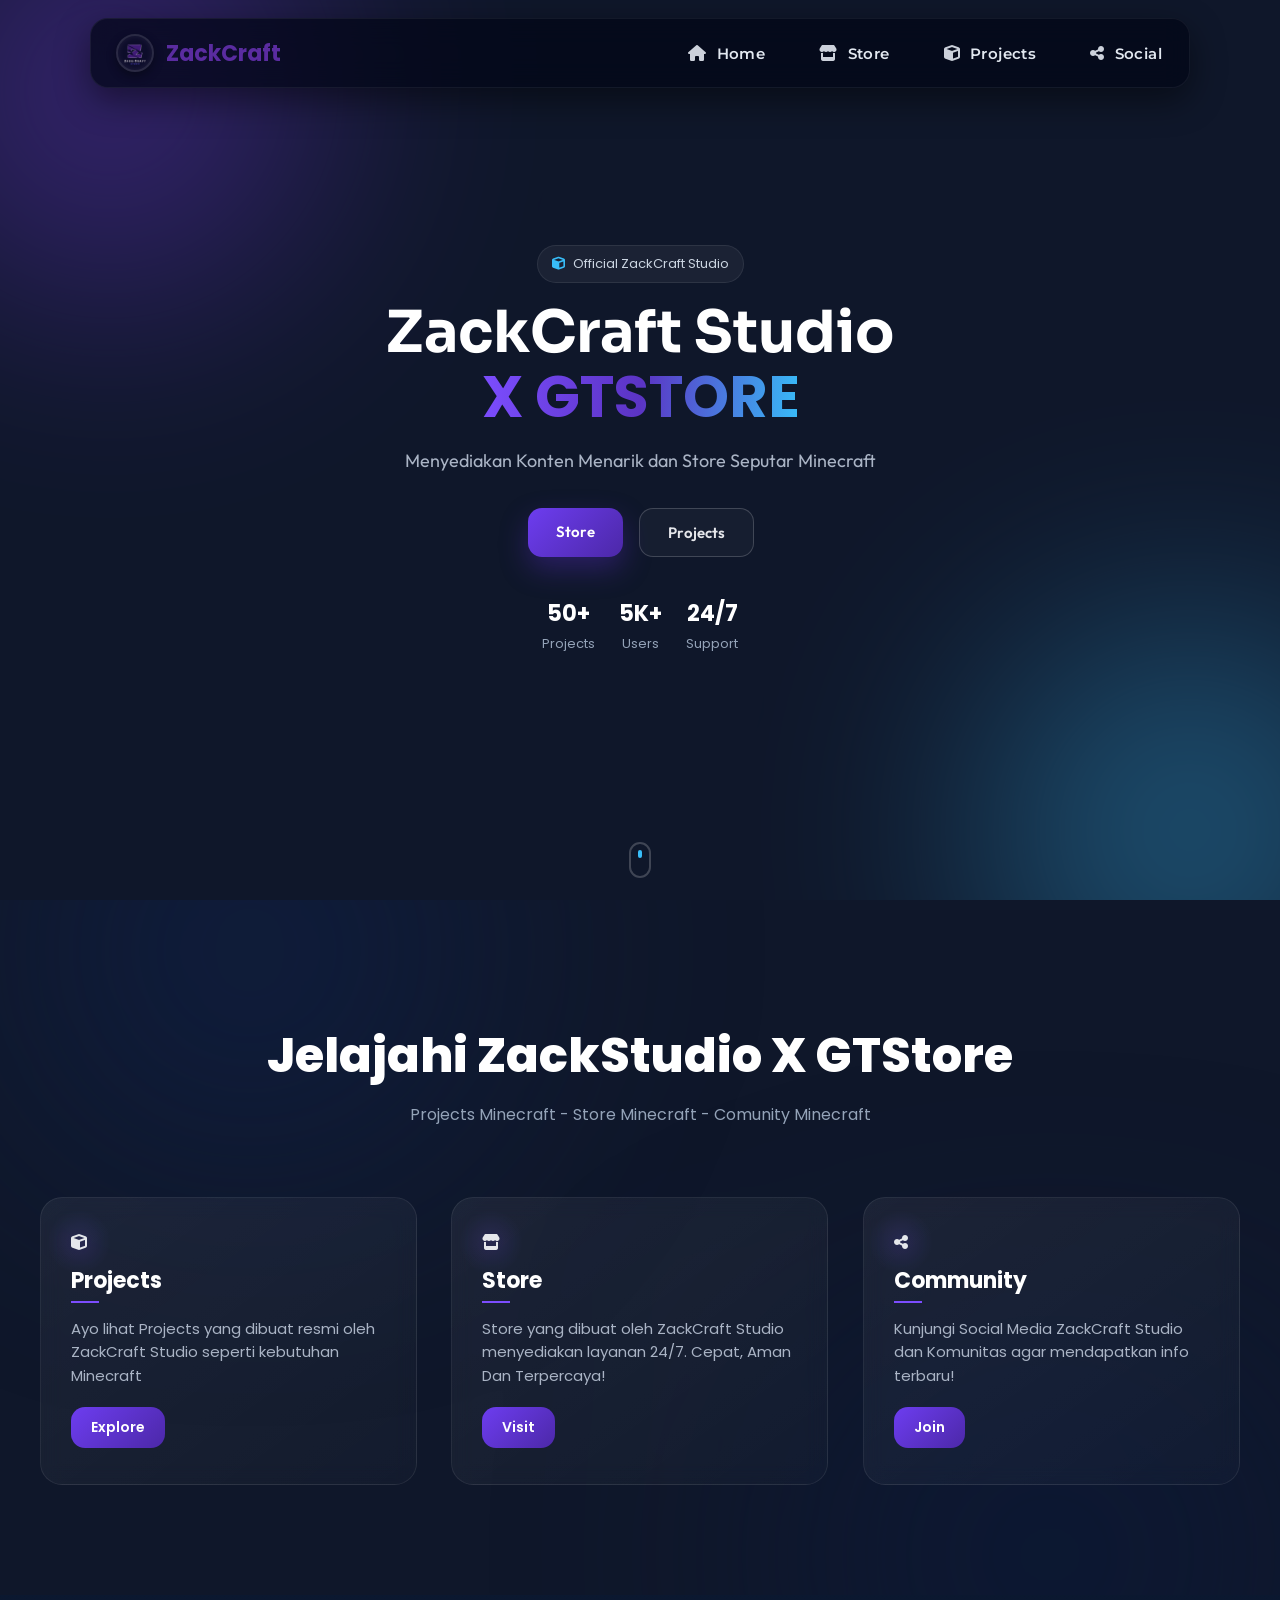
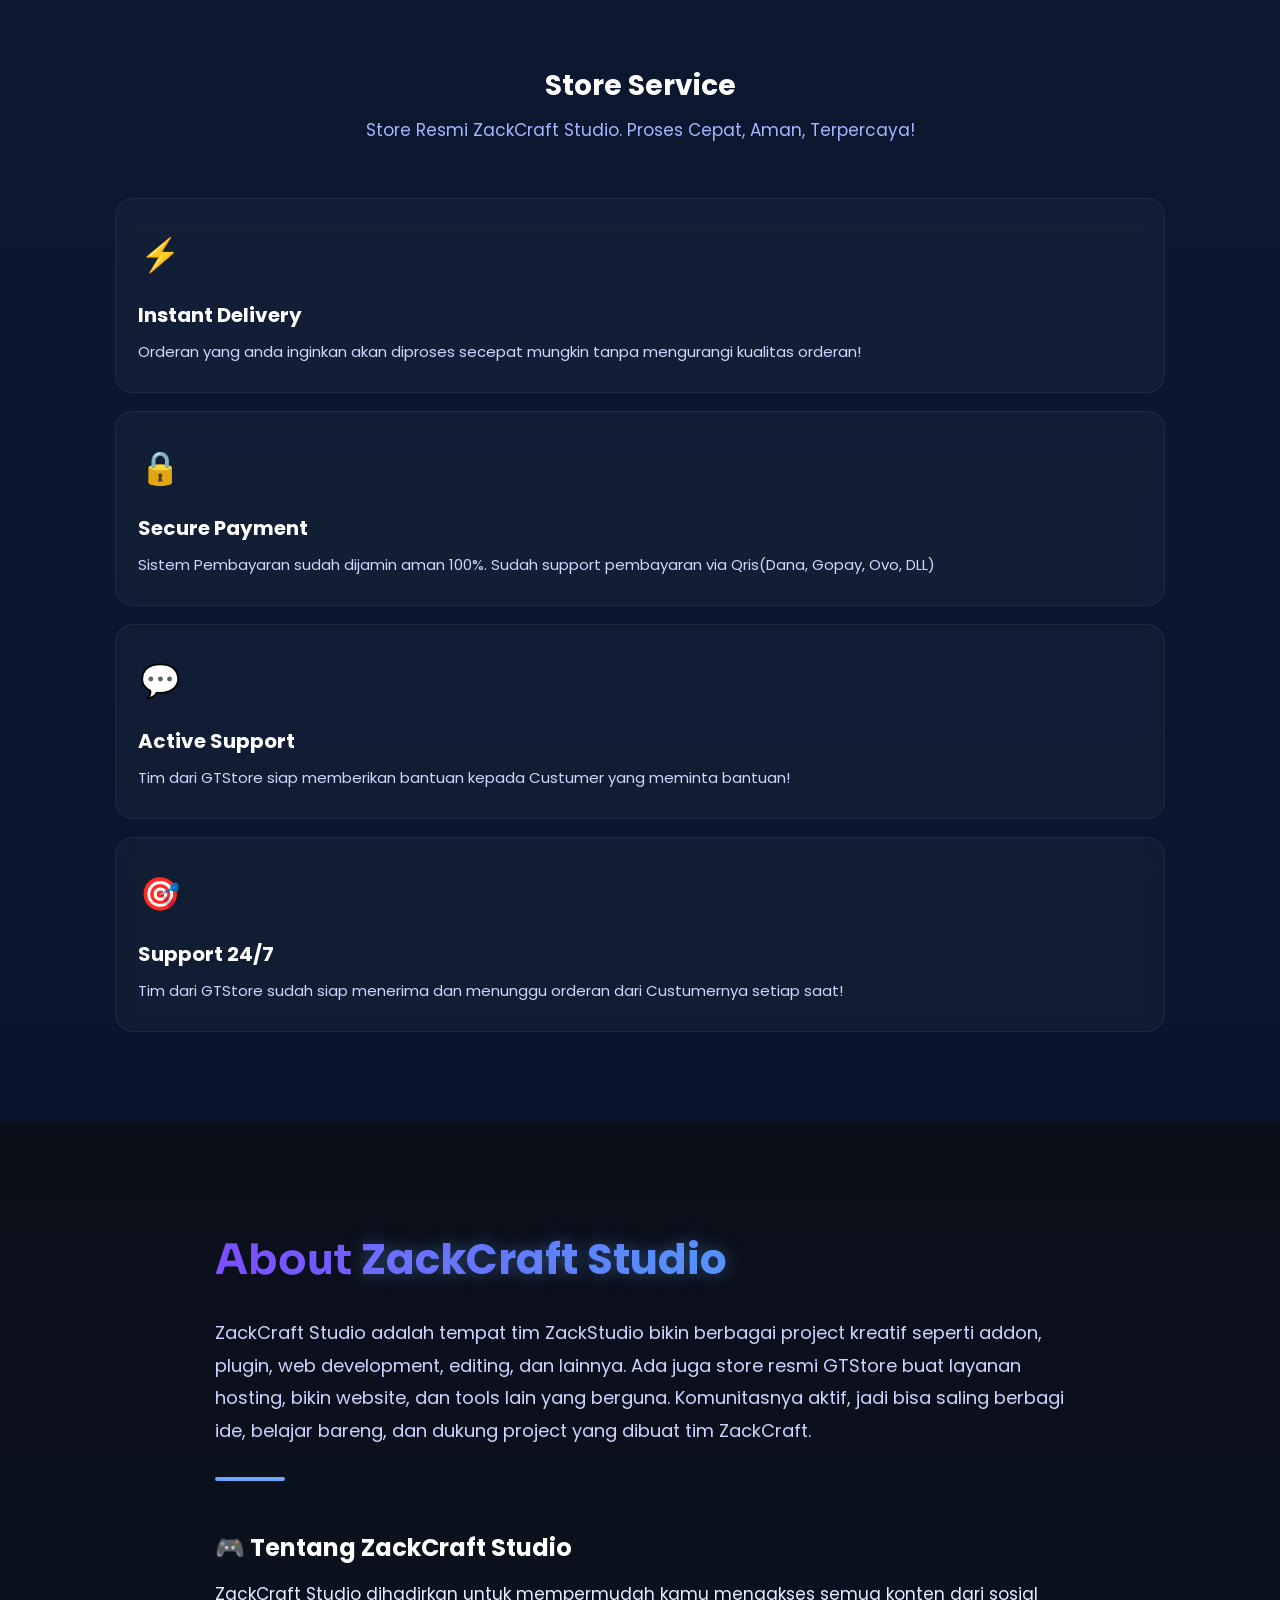
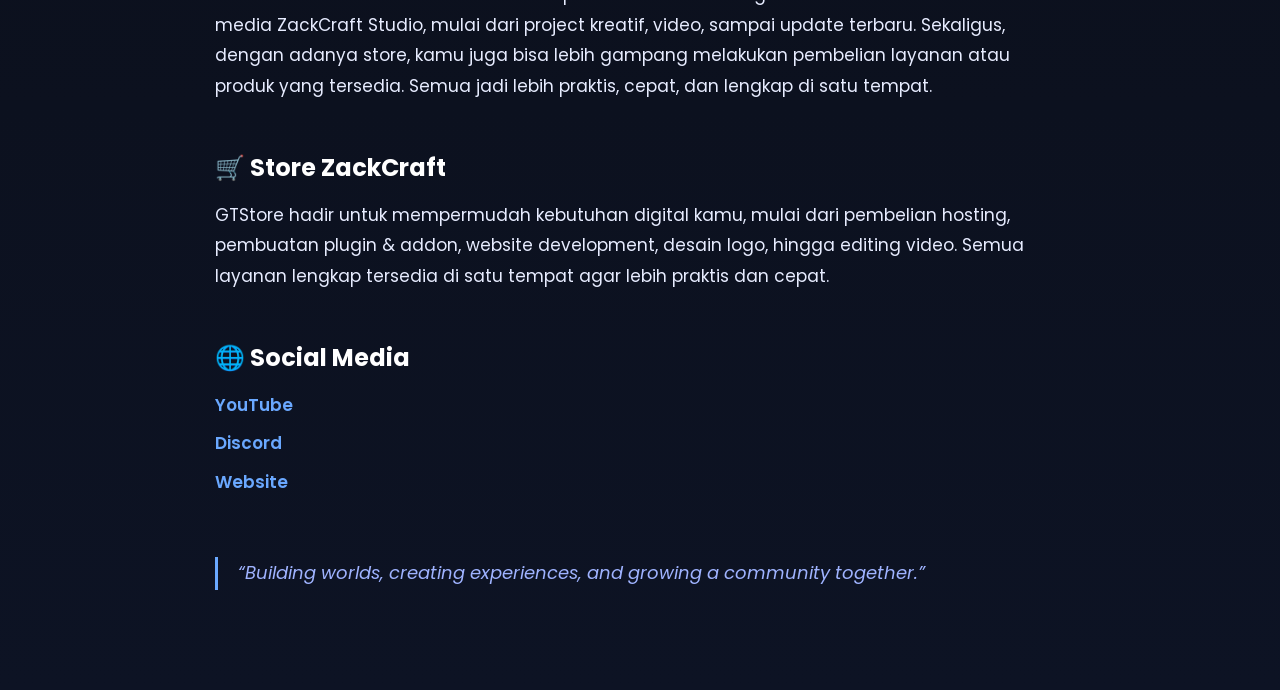
<file: index.html>
<!DOCTYPE html>
<html lang="id">
<head>
  <meta charset="UTF-8">
  <meta name="viewport" content="width=device-width, initial-scale=1.0">

  <!-- FONTS -->
  <link href="https://fonts.googleapis.com/css2?family=Poppins:wght@400;600;700&family=Montserrat:wght@500;600;700&display=swap" rel="stylesheet">
  <link href="https://fonts.googleapis.com/css2?family=Sora:wght@400;600;700&family=Outfit:wght@400;500;600&display=swap" rel="stylesheet">

  <!-- ICON -->
  <link rel="stylesheet"
  href="https://cdnjs.cloudflare.com/ajax/libs/font-awesome/6.5.0/css/all.min.css">

  <title>ZackCraft Studio</title>

  <link rel="stylesheet" href="style.css">
</head>
<body>

<!-- ===== NAVBAR ===== -->
<header class="nav-wrap">
  <nav class="navbar">

    <!-- LOGO -->
  <div class="logo">
  <img src="img/logo.png" alt="Logo">
  <span>ZackCraft</span>
</div>

    <!-- HAMBURGER -->
    <button class="menu-toggle" id="menuToggle">
      <span></span>
      <span></span>
      <span></span>
    </button>

    <!-- MENU PANEL -->
    <div class="nav-panel" id="navLinks">

<div class="menu-header">
  <div class="menu-header-top">
    <div class="menu-avatar">
      <i class="fa-solid fa-cube"></i>
    </div>

    <div class="menu-title">
      <h2>ZackCraft</h2>
      <span>Studio</span>
    </div>
  </div>

  <p class="menu-sub">Minecraft Projects & Store</p>
</div>

      <div class="nav-links">
        <a href="index.html"><i class="fa-solid fa-house"></i> Home</a>
        <a href="store/store.html"><i class="fa-solid fa-store"></i> Store</a>
        <a href="projects/project.html"><i class="fa-solid fa-cube"></i> Projects</a>
        <a href="social/social.html"><i class="fa-solid fa-share-nodes"></i> Social</a>
      </div>

    </div>

  </nav>
</header>

<section class="hero">

  <!-- background glow -->
  <div class="hero-bg"></div>

  <div class="hero-content">

    <div class="hero-badge">
      <i class="fa-solid fa-cube"></i>
      <span>Official ZackCraft Studio</span>
    </div>

    <h1 class="hero-title">
      ZackCraft Studio<br>
      <span>X GTSTORE
      </span>
    </h1>

    <p class="hero-sub">Menyediakan Konten Menarik dan Store Seputar Minecraft
    </p>

    <div class="hero-buttons">
      <a href="/store/store.html" class="btn primary">Store</a>
      <a href="/projects/project.html" class="btn secondary">Projects</a>
    </div>

    <!-- mini stats -->
    <div class="hero-stats">
      <div class="stat">
        <h3>50+</h3>
        <span>Projects</span>
      </div>
      <div class="stat">
        <h3>5K+</h3>
        <span>Users</span>
      </div>
      <div class="stat">
        <h3>24/7</h3>
        <span>Support</span>
      </div>
    </div>

  </div>

  <!-- scroll indicator -->
  <div class="scroll-indicator">
    <span></span>
  </div>

</section>

<section id="home" class="home-features">
  <div class="features-container">

    <h2 class="features-title">Jelajahi ZackStudio X GTStore</h2>
    <p class="features-subtitle">Projects Minecraft  -  Store Minecraft  -  Comunity Minecraft</p>

    <div class="features-grid">
      <!-- Projects -->
      <div class="feature-card">
        <i class="fa-solid fa-cube"></i>
        <h3>Projects</h3>
        <p>Ayo lihat Projects yang dibuat resmi oleh ZackCraft Studio seperti kebutuhan Minecraft</p>
        <a href="/projects/project.html" class="btn-feature">Explore</a>
      </div>

      <!-- Store -->
      <div class="feature-card">
        <i class="fa-solid fa-store"></i>
        <h3>Store</h3>
        <p>Store yang dibuat oleh ZackCraft Studio menyediakan layanan 24/7. Cepat, Aman Dan Terpercaya!</p>
        <a href="/store/store.html" class="btn-feature">Visit</a>
      </div>

      <!-- Community -->
      <div class="feature-card">
        <i class="fa-solid fa-share-nodes"></i>
        <h3>Community</h3>
        <p>Kunjungi Social Media ZackCraft Studio dan Komunitas agar mendapatkan info terbaru!</p>
        <a href="/social/social.html" class="btn-feature">Join</a>
      </div>
  </div>
</section>

<!-- OVERLAY -->
<div class="overlay" id="overlay"></div>

<section class="services">

  <div class="services-head">
    <h2>Store Service</h2>
    <p>Store Resmi ZackCraft Studio. Proses Cepat, Aman, Terpercaya!
    </p>
  </div>

  <div class="services-grid">

    <div class="service-card">
      <div class="service-icon">⚡</div>
      <h3>Instant Delivery</h3>
      <p>Orderan yang anda inginkan akan diproses secepat mungkin tanpa mengurangi kualitas orderan!</p>
    </div>

    <div class="service-card">
      <div class="service-icon">🔒</div>
      <h3>Secure Payment</h3>
      <p>Sistem Pembayaran sudah dijamin aman 100%. Sudah support pembayaran via Qris(Dana, Gopay, Ovo, DLL)</p>
    </div>

    <div class="service-card">
      <div class="service-icon">💬</div>
      <h3>Active Support</h3>
      <p>Tim dari GTStore siap memberikan bantuan kepada Custumer yang meminta bantuan!</p>
    </div>

    <div class="service-card">
      <div class="service-icon">🎯</div>
      <h3>Support 24/7</h3>
      <p>Tim dari GTStore sudah siap menerima dan menunggu orderan dari Custumernya setiap saat!</p>
    </div>

  </div>

</section>

<section class="about-wrap">
  <div class="about-box">

    <h1 class="about-title">
      About <span>ZackCraft Studio</span>
    </h1>

    <p class="about-intro">
      ZackCraft Studio adalah tempat tim ZackStudio bikin berbagai project kreatif seperti addon, plugin, web development, editing, dan lainnya. 
      Ada juga store resmi GTStore buat layanan hosting, bikin website, dan tools lain yang berguna. 
      Komunitasnya aktif, jadi bisa saling berbagi ide, belajar bareng, dan dukung project yang dibuat tim ZackCraft.
    </p>

    <div class="about-divider"></div>

    <h2>🎮 Tentang ZackCraft Studio</h2>
    <p>
      ZackCraft Studio dihadirkan untuk mempermudah kamu mengakses semua konten dari sosial media ZackCraft Studio, 
      mulai dari project kreatif, video, sampai update terbaru. Sekaligus, dengan adanya store, 
      kamu juga bisa lebih gampang melakukan pembelian layanan atau produk yang tersedia. Semua jadi lebih 
      praktis, cepat, dan lengkap di satu tempat.
    </p>

    <h2>🛒 Store ZackCraft</h2>
    <p>
      GTStore hadir untuk mempermudah kebutuhan digital kamu, mulai dari pembelian hosting, 
      pembuatan plugin & addon, website development, desain logo, hingga editing video. 
      Semua layanan lengkap tersedia di satu tempat agar lebih praktis dan cepat.
    </p>

    <h2>🌐 Social Media</h2>
    <p class="social-links">
      <a href="https://www.youtube.com/@zakigamestop">YouTube</a>
      <a href="https://discord.gg/ucvsbS3T">Discord</a>
      <a href="https://zackstudio.my.id">Website</a>
    </p>

    <div class="about-quote">
      <p>
        “Building worlds, creating experiences, and growing a community together.”
      </p>
    </div>

  </div>
</section>

<script src="script.js"></script>
</body>
</html>
</file>
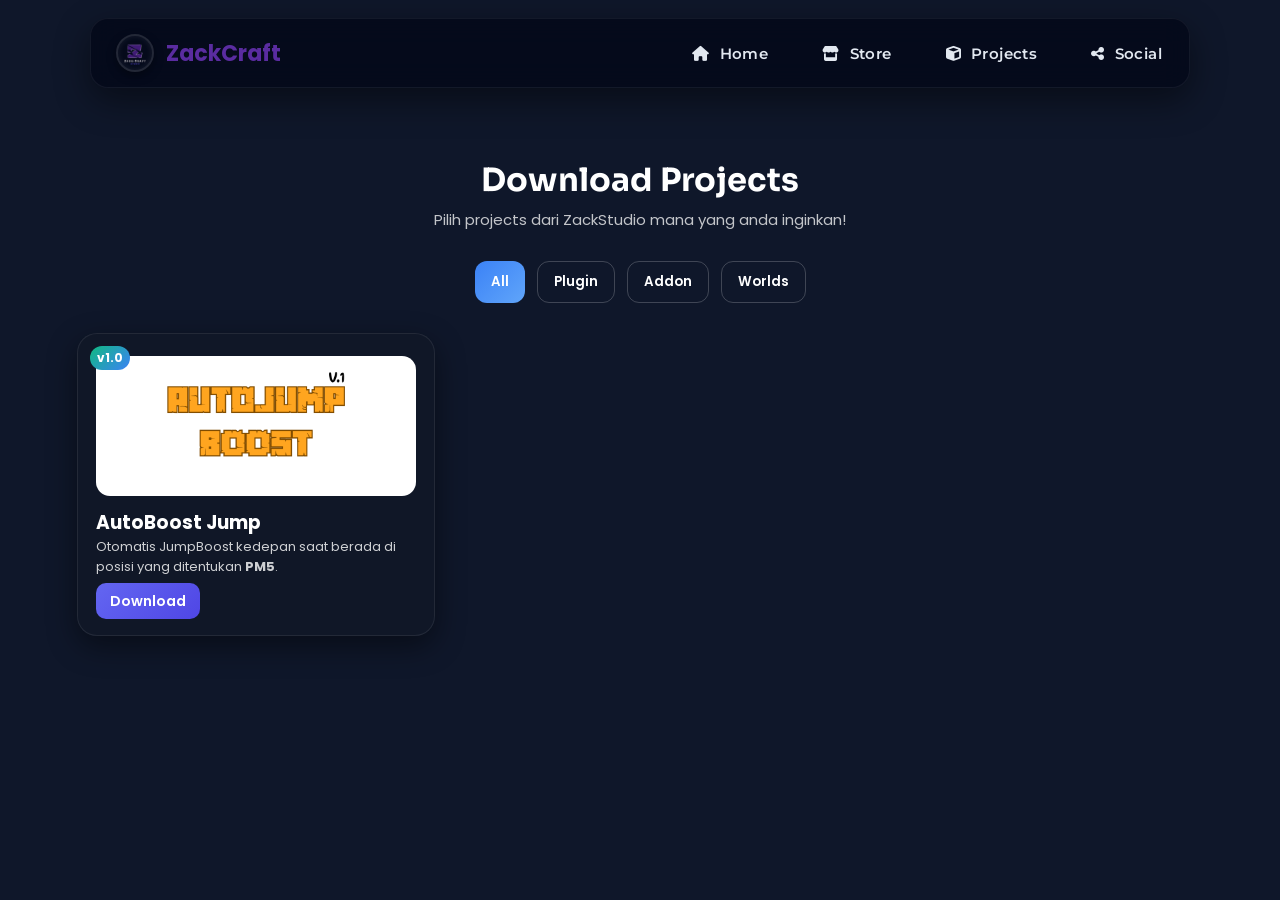
<file: projects/project.html>
<!doctype html>
<html lang="id">
  <head>
    <meta charset="UTF-8" />
    <meta name="viewport" content="width=device-width, initial-scale=1.0" />
    <title>Projects - ZackCraft Studio</title>
    <link rel="stylesheet" href="project.css" />
    <!-- FONTS -->
    <link
      href="https://fonts.googleapis.com/css2?family=Poppins:wght@400;600;700&family=Montserrat:wght@500;600;700&display=swap"
      rel="stylesheet"
    />
    <link
      href="https://fonts.googleapis.com/css2?family=Sora:wght@400;600;700&family=Outfit:wght@400;500;600&display=swap"
      rel="stylesheet"
    />
    <link
      rel="stylesheet"
      href="https://cdnjs.cloudflare.com/ajax/libs/font-awesome/6.5.0/css/all.min.css"
    />
  </head>
  <body>
    <!-- ===== NAVBAR ===== -->
    <header class="nav-wrap">
      <nav class="navbar">
        <div class="logo">
          <img src="/img/logo.png" alt="Logo" />
          <span>ZackCraft</span>
        </div>

        <button class="menu-toggle" id="menuToggle">
          <span></span>
          <span></span>
          <span></span>
        </button>

        <div class="nav-panel" id="navLinks">
          <div class="menu-header">
            <div class="menu-header-top">
              <div class="menu-avatar"><i class="fa-solid fa-cube"></i></div>
              <div class="menu-title">
                <h2>ZackCraft</h2>
                <span>Studio</span>
              </div>
            </div>
            <p class="menu-sub">Minecraft Projects & Downloads</p>
          </div>

          <div class="nav-links">
            <a href="/index.html"><i class="fa-solid fa-house"></i> Home</a>
            <a href="/store/store.html"
              ><i class="fa-solid fa-store"></i> Store</a
            >
            <a href="project.html"><i class="fa-solid fa-cube"></i> Projects</a>
            <a href="/social/social.html"
              ><i class="fa-solid fa-share-nodes"></i> Social</a
            >
          </div>
        </div>
      </nav>
    </header>

    <!-- PAGE HEADER -->
    <header class="page-header">
      <h1>Download Projects</h1>
      <p>Pilih projects dari ZackStudio mana yang anda inginkan!</p>
    </header>

    <!-- CATEGORY MENU -->
    <div class="category-menu">
      <button class="category-btn active" data-filter="all">All</button>
      <button class="category-btn" data-filter="plugin">Plugin</button>
      <button class="category-btn" data-filter="addon">Addon</button>
      <button class="category-btn" data-filter="worlds">Worlds</button>
    </div>

    <!-- PROJECT GRID -->
    <div class="project-grid">
      <!-- Plugin -->
      <div class="project-item" data-category="plugin">
        <div class="project-card">
          <div class="project-img">
            <img src="/img/JumpBoost.png" alt="Plugin 1" />
          </div>
          <span class="project-badge">v1.0</span>
          <h3>AutoBoost Jump</h3>
          <p class="card-desc">
            Otomatis JumpBoost kedepan saat berada di posisi yang ditentukan
            <strong>PM5</strong>.
          </p>
          <div class="cta-row">
            <a href="https://sfl.gl/TNj5YBb" class="btn download-btn">Download</a>
          </div>
        </div>
      </div>
    </div>

    <div id="overlay"></div>

    <script src="project.js"></script>
  </body>
</html>
</file>
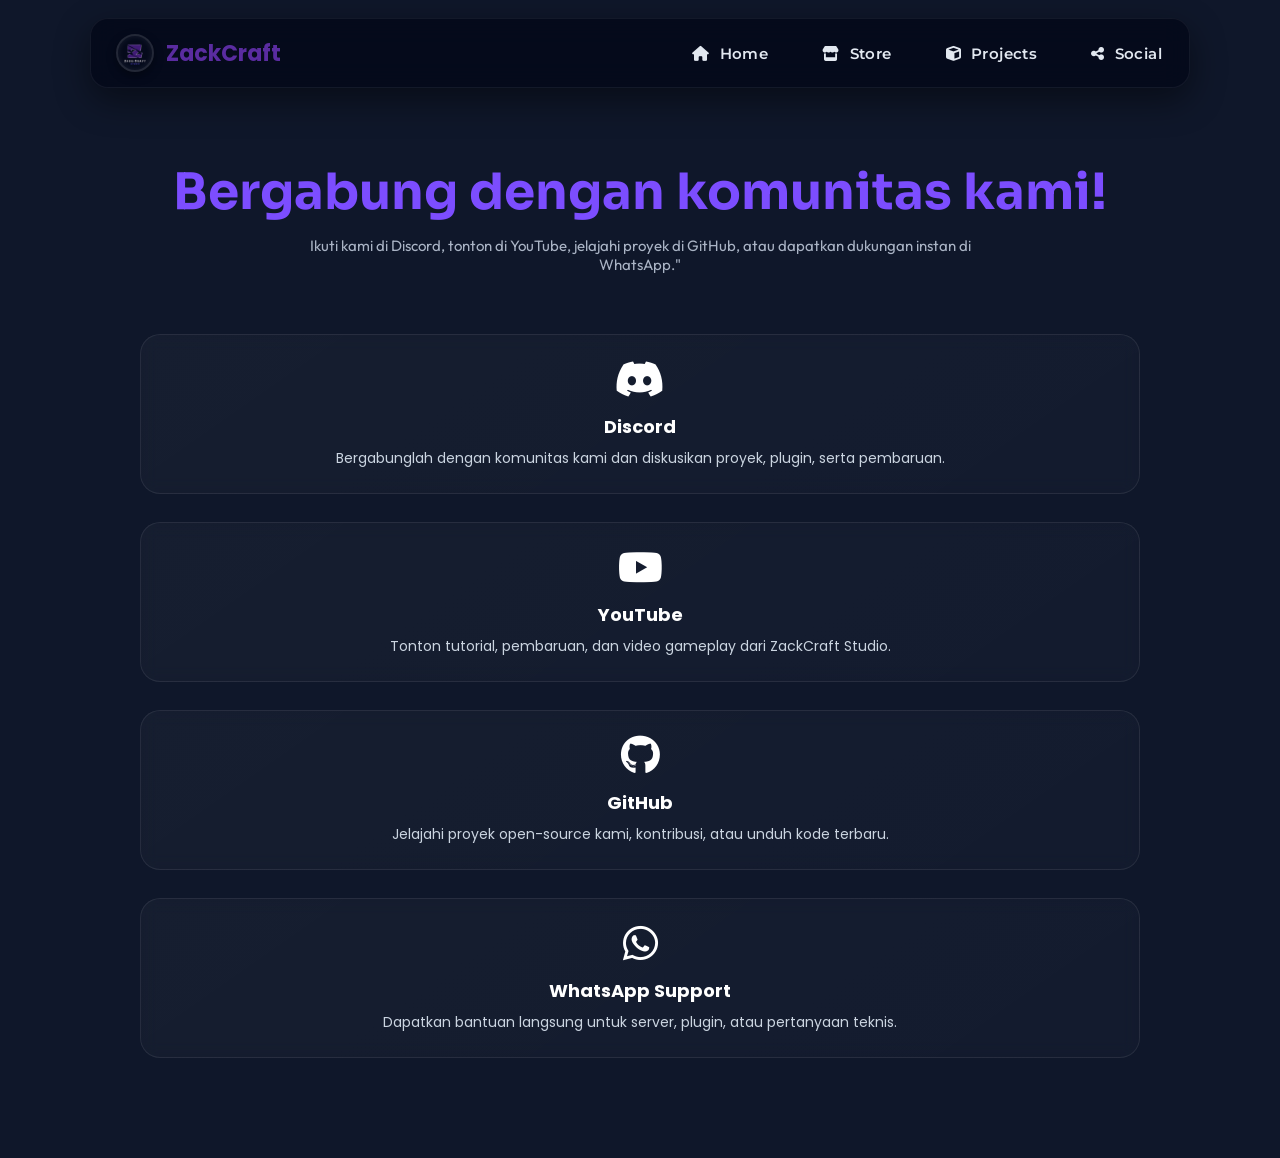
<file: social/social.html>
<!doctype html>
<html lang="id">
  <head>
    <meta charset="UTF-8" />
    <meta name="viewport" content="width=device-width, initial-scale=1.0" />
    <title>Social - ZackCraft Studio</title>
    <link rel="stylesheet" href="social.css" />

    <!-- FONTS -->
    <link
      href="https://fonts.googleapis.com/css2?family=Poppins:wght@400;600;700&family=Montserrat:wght@500;600;700&display=swap"
      rel="stylesheet"
    />
    <link
      href="https://fonts.googleapis.com/css2?family=Sora:wght@400;600;700&family=Outfit:wght@400;500;600&display=swap"
      rel="stylesheet"
    />

    <link
      rel="stylesheet"
      href="https://cdnjs.cloudflare.com/ajax/libs/font-awesome/6.5.0/css/all.min.css"
    />
  </head>
  <body>
    <!-- ===== NAVBAR ===== -->
    <header class="nav-wrap">
      <nav class="navbar">
        <div class="logo">
          <img src="/img/logo.png" alt="Logo" />
          <span>ZackCraft</span>
        </div>

        <button class="menu-toggle" id="menuToggle">
          <span></span>
          <span></span>
          <span></span>
        </button>

        <div class="nav-panel" id="navLinks">
          <div class="menu-header">
            <div class="menu-header-top">
              <div class="menu-avatar"><i class="fa-solid fa-cube"></i></div>
              <div class="menu-title">
                <h2>ZackCraft</h2>
                <span>Studio</span>
              </div>
            </div>
            <p class="menu-sub">Minecraft Projects & Downloads</p>
          </div>

          <div class="nav-links">
            <a href="/index.html"><i class="fa-solid fa-house"></i> Home</a>
            <a href="/store/store.html"
              ><i class="fa-solid fa-store"></i> Store</a
            >
            <a href="project.html"><i class="fa-solid fa-cube"></i> Projects</a>
            <a href="/social/social.html"
              ><i class="fa-solid fa-share-nodes"></i> Social</a
            >
          </div>
        </div>
      </nav>
    </header>

    <!-- Overlay -->
    <div id="overlay"></div>

    <!-- ===== SOCIAL SECTION MEWAH ===== -->
    <section class="social-section">
      <div class="social-container">
        <h2 class="social-title">Bergabung dengan komunitas kami!</h2>
        <p class="social-subtitle">
          Ikuti kami di Discord, tonton di YouTube, jelajahi proyek di GitHub,
          atau dapatkan dukungan instan di WhatsApp."
        </p>

        <div class="social-grid">
          <a
            href="https://discord.gg/ucvsbS3T"
            target="_blank"
            class="social-card discord"
          >
            <i class="fab fa-discord"></i>
            <h3>Discord</h3>
            <p>
              Bergabunglah dengan komunitas kami dan diskusikan proyek, plugin,
              serta pembaruan.
            </p>
          </a>

          <a
            href="https://youtube.com/@zakigamestop"
            target="_blank"
            class="social-card youtube"
          >
            <i class="fab fa-youtube"></i>
            <h3>YouTube</h3>
            <p>
              Tonton tutorial, pembaruan, dan video gameplay dari ZackCraft
              Studio.
            </p>
          </a>

          <a
            href="https://github.com/GamestopID"
            target="_blank"
            class="social-card github"
          >
            <i class="fab fa-github"></i>
            <h3>GitHub</h3>
            <p>
              Jelajahi proyek open-source kami, kontribusi, atau unduh kode
              terbaru.
            </p>
          </a>

          <a
            href="https://wa.me/6288277372755"
            target="_blank"
            class="social-card whatsapp"
          >
            <i class="fab fa-whatsapp"></i>
            <h3>WhatsApp Support</h3>
            <p>
              Dapatkan bantuan langsung untuk server, plugin, atau pertanyaan
              teknis.
            </p>
          </a>
        </div>
      </div>
    </section>

    <script src="social.js"></script>
  </body>
</html>
</file>
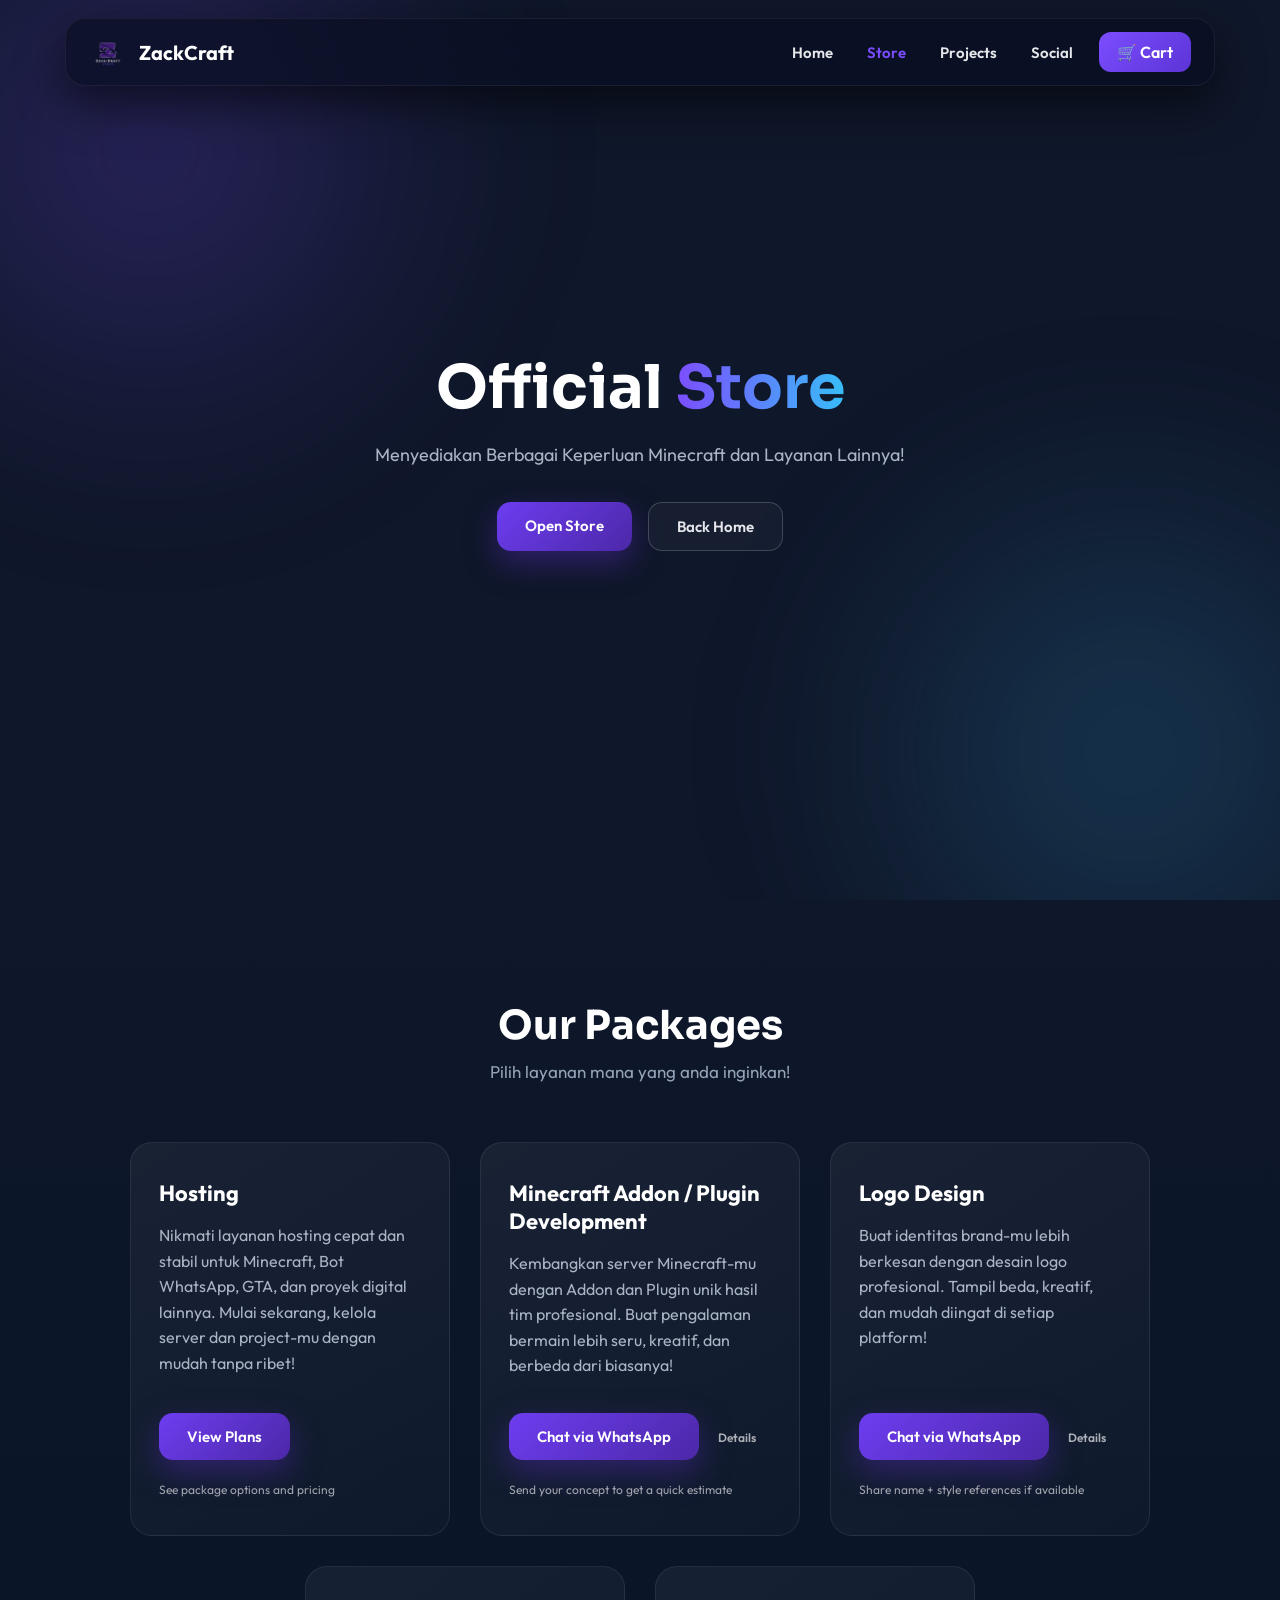
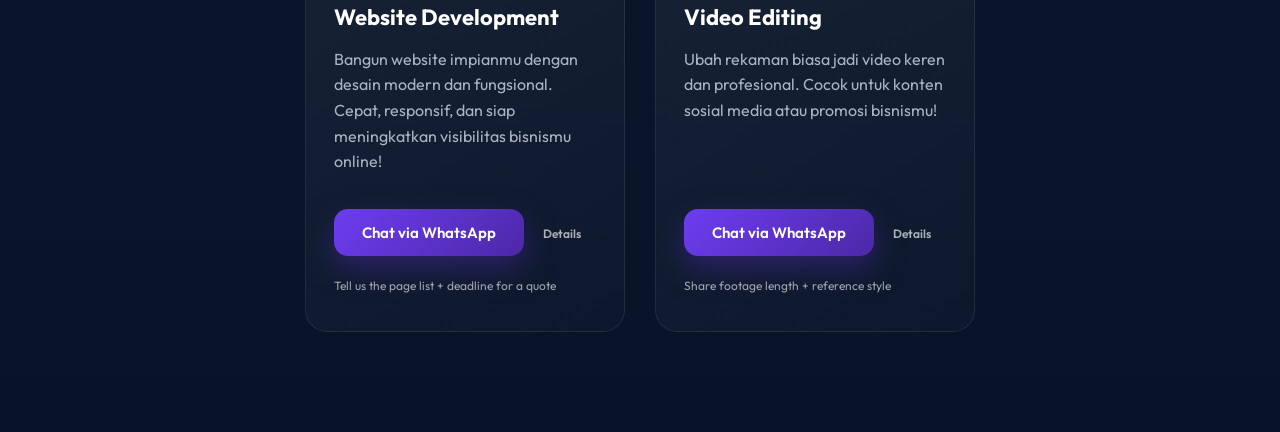
<file: store/store.html>
<!DOCTYPE html>
<html lang="en">
<head>
  <meta charset="UTF-8">

  <!-- IMPORTANT: cegah zoom aneh di mobile -->
  <meta name="viewport" content="width=device-width, initial-scale=1.0">

  <title>Store</title>

  <link rel="stylesheet" href="store.css">

  <!-- Google Fonts -->
  <link href="https://fonts.googleapis.com/css2?family=Sora:wght@600;700&family=Outfit:wght@400;500;600&display=swap" rel="stylesheet">
</head>

<body class="store-page">
  
  <!-- ===== STORE NAVBAR ===== -->
<header class="store-nav-wrap">

  <nav class="store-navbar">

    <!-- LOGO -->
    <div class="store-logo">
      <img src="/img/logo.png" alt="Logo">
      <span>ZackCraft</span>
    </div>

    <!-- HAMBURGER -->
    <button class="store-toggle" id="storeToggle">
      <span></span>
      <span></span>
      <span></span>
    </button>

    <!-- MENU -->
    <div class="store-nav-panel" id="storeNav">

      <div class="store-links">
        <a href="/index.html">Home</a>
        <a href="store.html" class="active">Store</a>
        <a href="/projects/project.html">Projects</a>
        <a href="/social/social.html">Social</a>
      </div>

      <!-- CART -->
      <div class="store-cart">
        🛒 <span>Cart</span>
      </div>

    </div>

  </nav>

</header>

<!-- overlay -->
<div id="storeOverlay"></div>
  
<!-- ===== HERO STORE ===== -->
<section class="store-hero">

  <div class="store-hero-content">

    <h1 class="store-title">
      Official <span>Store</span>
    </h1>

    <p class="store-sub">
      Menyediakan Berbagai Keperluan Minecraft dan Layanan Lainnya!
    </p>

    <div class="store-buttons">
      <a href="#products" class="btn primary">Open Store</a>
      <a href="/" class="btn secondary">Back Home</a>
    </div>

  </div>

</section>

<!-- ===== STORE PLANS ===== -->
<section class="store-plans" id="products">

  <div class="plans-container">

    <h2 class="plans-title">Our Packages</h2>
    <p class="plans-sub">Pilih layanan mana yang anda inginkan!</p>

    <div class="plans-grid">

      <!-- 1 Hosting -->
      <article class="plan-card">
        <h3>Hosting</h3>
        <p class="card-desc">
          Nikmati layanan hosting cepat dan stabil untuk Minecraft, Bot WhatsApp, GTA, 
          dan proyek digital lainnya. Mulai sekarang, kelola server dan project-mu dengan mudah tanpa ribet!
        </p>

        <div class="cta-row">
          <a href="/store/host/host.html" class="btn primary">View Plans</a>
        </div>

        <small class="cta-hint">See package options and pricing</small>
      </article>

      <!-- 2 Addon Plugin -->
      <article class="plan-card"
        data-points="✅ Bebas request semaunya|✅ Pengerjaan cepat|✅ Kualitas terbaik!">
        <h3>Minecraft Addon / Plugin Development</h3>
        <p class="card-desc">
          Kembangkan server Minecraft-mu dengan Addon dan Plugin unik hasil tim profesional. 
          Buat pengalaman bermain lebih seru, kreatif, dan berbeda dari biasanya!
        </p>

        <div class="cta-row">
          <a href="#" class="btn primary wa-checkout" data-wa="6283147587839">Chat via WhatsApp</a>
          <a href="#" class="product-info-link" data-info>Details</a>
        </div>

        <small class="cta-hint">Send your concept to get a quick estimate</small>
      </article>

      <!-- 3 Logo -->
      <article class="plan-card"
        data-points="✅ Bebas request style logonya|✅ Detail dan Penampilan yang menarik!|✅ Pengerjaan cepat!">
        <h3>Logo Design</h3>
        <p class="card-desc">
          Buat identitas brand-mu lebih berkesan dengan desain logo profesional. 
          Tampil beda, kreatif, dan mudah diingat di setiap platform!
        </p>

        <div class="cta-row">
          <a href="#" class="btn primary wa-checkout" data-wa="6283147587839">Chat via WhatsApp</a>
          <a href="#" class="product-info-link" data-info>Details</a>
        </div>

        <small class="cta-hint">Share name + style references if available</small>
      </article>

      <!-- 4 Website -->
      <article class="plan-card"
        data-points="✅ Bebas request style websitenya|✅ Responsif mobile dan desktop website|✅ Bebas custom apapun!">
        <h3>Website Development</h3>
        <p class="card-desc">
          Bangun website impianmu dengan desain modern dan fungsional. 
          Cepat, responsif, dan siap meningkatkan visibilitas bisnismu online!
        </p>

        <div class="cta-row">
          <a href="#" class="btn primary wa-checkout" data-wa="6283147587839">Chat via WhatsApp</a>
          <a href="#" class="product-info-link" data-info>Details</a>
        </div>

        <small class="cta-hint">Tell us the page list + deadline for a quote</small>
      </article>

      <!-- 5 Video -->
      <article class="plan-card"
        data-points="✅ Smooth transitions + clean effects|✅ Audio leveling + basic color correction|✅ Bebas custom apapun!">
        <h3>Video Editing</h3>
        <p class="card-desc">
          Ubah rekaman biasa jadi video keren dan profesional. 
          Cocok untuk konten sosial media atau promosi bisnismu!
        </p>

        <div class="cta-row">
          <a href="#" class="btn primary wa-checkout" data-wa="6283147587839">Chat via WhatsApp</a>
          <a href="#" class="product-info-link" data-info>Details</a>
        </div>

        <small class="cta-hint">Share footage length + reference style</small>
      </article>

    </div>

  </div>

  <!-- ===== PRODUCT INFO OVERLAY ===== -->
  <div class="info-overlay" id="infoOverlay" aria-hidden="true">
    <div class="info-modal" role="dialog" aria-modal="true" aria-labelledby="infoTitle">
      <button class="info-close" id="infoClose" aria-label="Close">✕</button>

      <h3 class="info-title" id="infoTitle">Title</h3>
      <p class="info-text" id="infoText">Description</p>

      <!-- points hanya muncul di Details -->
      <ul class="info-points" id="infoPoints"></ul>
    </div>
  </div>

</section>



<script src="store.js"></script>

</body>
</html>
</file>
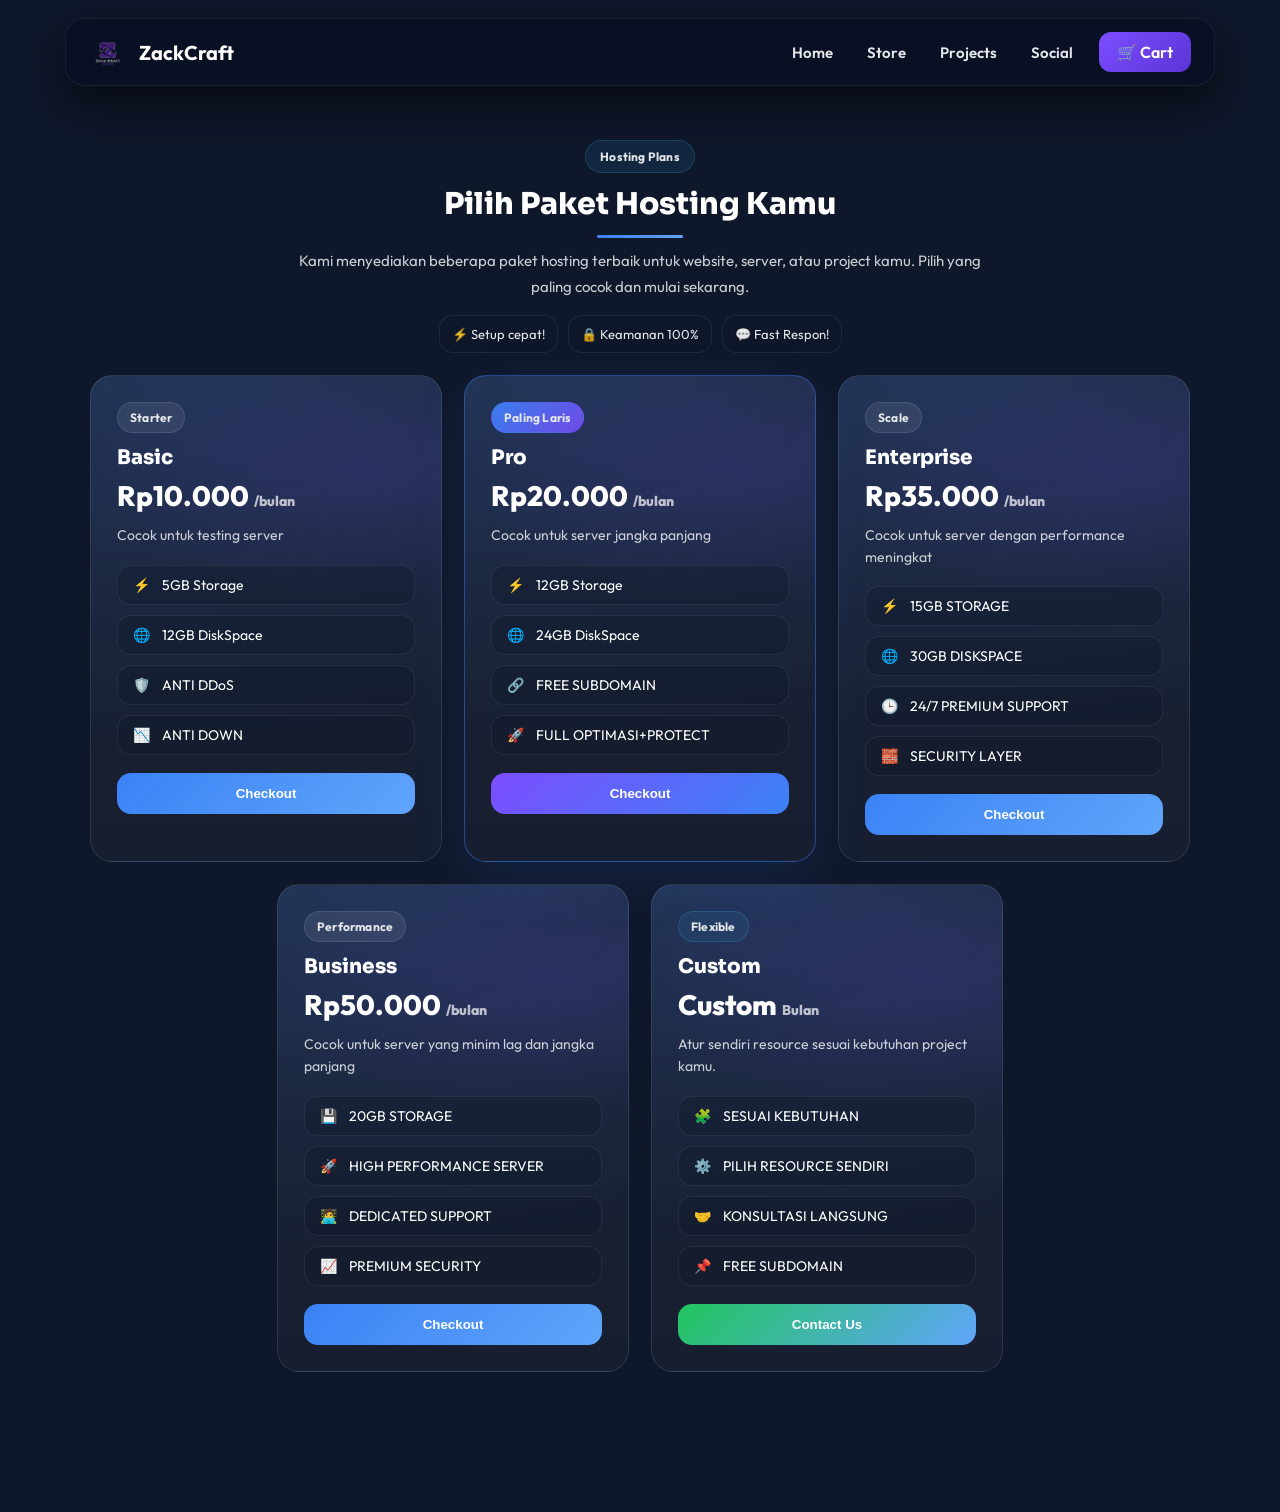
<file: store/host/host.html>
<!-- host.html -->
<!doctype html>
<html lang="en">
  <head>
    <meta charset="UTF-8" />
    <meta name="viewport" content="width=device-width, initial-scale=1.0" />
    <title>Hosting</title>

    <link rel="stylesheet" href="host.css" />

    <!-- Fonts -->
    <link
      href="https://fonts.googleapis.com/css2?family=Sora:wght@600;700&family=Outfit:wght@400;500;600&display=swap"
      rel="stylesheet"
    />
  </head>

  <body>
    <!-- ===== NAVBAR ===== -->
    <header class="nav-wrap">
      <nav class="navbar">
        <div class="logo">
          <img src="/img/logo.png" alt="Logo" />
          <span>ZackCraft</span>
        </div>

        <button
          class="menu-toggle"
          id="navToggle"
          aria-label="Toggle navigation"
        >
          <span></span>
          <span></span>
          <span></span>
        </button>

        <div class="nav-panel" id="navMenu">
          <div class="nav-links">
            <a href="/index.html">Home</a>
            <a href="/store/store.html">Store</a>
            <a href="/projects/project.html">Projects</a>
            <a href="/social/social.html">Social</a>
          </div>

          <div class="cart-btn">🛒 <span>Cart</span></div>
        </div>
      </nav>
    </header>

    <div id="navOverlay"></div>

    <!-- ===== PLANS SECTION ===== -->
    <section class="store-plans">
      <div class="plans-container">
        <!-- INTRO / PENJELASAN (V2) -->
        <div class="plans-intro v2">
          <span class="intro-pill">Hosting Plans</span>
          <h2>Pilih Paket Hosting Kamu</h2>
          <p>
            Kami menyediakan beberapa paket hosting terbaik untuk website,
            server, atau project kamu. Pilih yang paling cocok dan mulai
            sekarang.
          </p>

          <div class="intro-meta">
            <div class="meta-item">⚡ Setup cepat!</div>
            <div class="meta-item">🔒 Keamanan 100%</div>
            <div class="meta-item">💬 Fast Respon!</div>
          </div>
        </div>

        <!-- GRID PLANS (V2) -->
        <div class="plans-grid new-grid">
          <!-- BASIC -->
          <article class="plan-card v2" data-plan="Basic" data-price="10000">
            <div class="plan-top">
              <span class="plan-pill">Starter</span>
              <h3 class="plan-name">Basic</h3>

              <div class="plan-price">Rp10.000 <span>/bulan</span></div>
              <p class="plan-sub">Cocok untuk testing server</p>
            </div>

            <ul class="plan-features">
              <li><span class="icon">⚡</span> 5GB Storage</li>
              <li><span class="icon">🌐</span> 12GB DiskSpace</li>
              <li><span class="icon">🛡️</span> ANTI DDoS</li>
              <li><span class="icon">📉</span> ANTI DOWN</li>
            </ul>

            <button class="plan-btn v2">Checkout</button>
          </article>

          <!-- PRO (POPULAR) -->
          <article
            class="plan-card v2 popular"
            data-plan="Pro"
            data-price="25000"
          >
            <div class="plan-top">
              <span class="plan-pill hot">Paling Laris</span>
              <h3 class="plan-name">Pro</h3>

              <div class="plan-price">Rp20.000 <span>/bulan</span></div>
              <p class="plan-sub">Cocok untuk server jangka panjang</p>
            </div>

            <ul class="plan-features">
              <li><span class="icon">⚡</span> 12GB Storage</li>
              <li><span class="icon">🌐</span> 24GB DiskSpace</li>
              <li><span class="icon">🔗</span> FREE SUBDOMAIN</li>
              <li><span class="icon">🚀</span> FULL OPTIMASI+PROTECT</li>
            </ul>

            <button class="plan-btn v2">Checkout</button>
          </article>

          <!-- ENTERPRISE -->
          <article
            class="plan-card v2"
            data-plan="Enterprise"
            data-price="50000"
          >
            <div class="plan-top">
              <span class="plan-pill">Scale</span>
              <h3 class="plan-name">Enterprise</h3>

              <div class="plan-price">Rp35.000 <span>/bulan</span></div>
              <p class="plan-sub">
                Cocok untuk server dengan performance meningkat
              </p>
            </div>

            <ul class="plan-features">
              <li><span class="icon">⚡</span> 15GB STORAGE</li>
              <li><span class="icon">🌐</span> 30GB DISKSPACE</li>
              <li><span class="icon">🕒</span> 24/7 PREMIUM SUPPORT</li>
              <li><span class="icon">🧱</span> SECURITY LAYER</li>
            </ul>

            <button class="plan-btn v2">Checkout</button>
          </article>

          <!-- BUSINESS -->
          <article class="plan-card v2" data-plan="Business" data-price="80000">
            <div class="plan-top">
              <span class="plan-pill">Performance</span>
              <h3 class="plan-name">Business</h3>

              <div class="plan-price">Rp50.000 <span>/bulan</span></div>
              <p class="plan-sub">
                Cocok untuk server yang minim lag dan jangka panjang
              </p>
            </div>

            <ul class="plan-features">
              <li><span class="icon">💾</span> 20GB STORAGE</li>
              <li><span class="icon">🚀</span> HIGH PERFORMANCE SERVER</li>
              <li><span class="icon">🧑‍💻</span> DEDICATED SUPPORT</li>
              <li><span class="icon">📈</span> PREMIUM SECURITY</li>
            </ul>

            <button class="plan-btn v2">Checkout</button>
          </article>

          <!-- CUSTOM -->
          <article
            class="plan-card v2 custom"
            data-plan="Custom"
            data-price="custom"
          >
            <div class="plan-top">
              <span class="plan-pill ghost">Flexible</span>
              <h3 class="plan-name">Custom</h3>

              <div class="plan-price">Custom <span>Bulan</span></div>
              <p class="plan-sub">
                Atur sendiri resource sesuai kebutuhan project kamu.
              </p>
            </div>

            <ul class="plan-features">
              <li><span class="icon">🧩</span> SESUAI KEBUTUHAN</li>
              <li><span class="icon">⚙️</span> PILIH RESOURCE SENDIRI</li>
              <li><span class="icon">🤝</span> KONSULTASI LANGSUNG</li>
              <li><span class="icon">📌</span> FREE SUBDOMAIN</li>
            </ul>

            <button class="plan-btn v2">Contact Us</button>
          </article>
        </div>
      </div>
    </section>

    <script src="host.js"></script>
  </body>
</html>
</file>
<file: style.css>
/* ===== RESET ===== */
* {
  margin:0;
  padding:0;
  box-sizing:border-box;
  font-family:'Poppins',sans-serif;
}

body {
  background: linear-gradient(
    to bottom,
    #0b1830 0%,
    #0b1830 40%,
    #081228 100%
  );
  color:#e5e7eb;
}

a, button, div {
  -webkit-tap-highlight-color:transparent;
}

.nav-links {
  user-select:none;
}

/* ===== FLOATING WRAPPER ===== */
.nav-wrap {
  position:fixed;
  top:18px;
  left:0;
  width:100%;
  display:flex;
  justify-content:center;
  z-index:2000;
  pointer-events:none;
}

/* ===== NAVBAR ===== */
.navbar {
  width:92%;
  max-width:1100px;
  display:flex;
  justify-content:space-between;
  align-items:center;
  padding:16px 26px;
  background:rgba(2,6,23,0.72);
  backdrop-filter:blur(14px);
  -webkit-backdrop-filter:blur(14px);
  border-radius:18px;
  box-shadow:
    0 12px 35px rgba(0,0,0,0.45),
    inset 0 0 0 1px rgba(255,255,255,0.06);
  pointer-events:auto;
  position:relative;
  transition:.3s;
}

.navbar:hover {
  transform:translateY(-2px);
}

/* ===== LOGO ===== */
.logo {
  display:flex;
  align-items:center;
  gap:12px;
  font-size:22px;
  font-weight:700;
  color:#5A2CA0;
}

.logo img {
  width:38px;
  height:38px;
  border-radius:50%;
  object-fit:cover;
  border:2px solid rgba(255,255,255,0.12);
  box-shadow:0 4px 10px rgba(0,0,0,0.35), inset 0 0 6px rgba(255,255,255,0.08);
}

/* ===== NAV LINKS ===== */
.nav-panel {
  display:flex;
  align-items:center;
}

.nav-links {
  display:flex;
  gap:50px;
}

.nav-links a {
  font-family:'Montserrat',sans-serif;
  font-weight:600;
  letter-spacing:.4px;
  display:flex;
  align-items:center;
  gap:10px;
  text-decoration:none;
  color:#e2e8f0;
  font-size:15px;
  padding:6px 2px;
  position:relative;
  transition:.25s ease;
}

.nav-links a:hover {
  color:#38bdf8;
}

.nav-links a::after {
  content:"";
  position:absolute;
  left:0;
  bottom:-6px;
  width:0%;
  height:2px;
  background:#38bdf8;
  border-radius:2px;
  transition:.3s;
}

.nav-links a:hover::after {
  width:100%;
}

.nav-links i {
  font-size:16px;
  opacity:.9;
  transition:.25s;
}

.nav-links a:hover i {
  transform:translateY(-1px) scale(1.08);
  color:#38bdf8;
}

/* ===== HAMBURGER ===== */
.menu-toggle {
  display:none;
  width:42px;
  height:42px;
  border-radius:10px;
  border:none;
  background:transparent;
  cursor:pointer;
  z-index:1004;
  align-items:center;
  justify-content:center;
  flex-direction:column;
  gap:6px;
}

.menu-toggle span {
  width:22px;
  height:2px;
  background:#e2e8f0;
  display:block;
  border-radius:2px;
  transition:.3s;
}

/* ===== OVERLAY ===== */
#overlay {
  position:fixed;
  inset:0;
  background:rgba(15,23,42,0.35);
  backdrop-filter:blur(10px);
  -webkit-backdrop-filter:blur(10px);
  opacity:0;
  pointer-events:none;
  transition:opacity .35s ease;
  z-index:1000;
}

#overlay.show {
  opacity:1;
  pointer-events:auto;
}

/* ===== HERO POLOS ===== */
.hero{
  position:relative;
  min-height:100vh;
  display:flex;
  align-items:center;
  justify-content:center;
  text-align:center;
  padding:80px 20px;
  overflow:hidden;

  /* warna polos */
  background:#0f172a;
}

/* pastikan tidak ada pseudo glow di hero */
.hero::before,
.hero::after{
  content:none !important;
  display:none !important;
}

/* MATIKAN SEMUA PSEUDO GLOW LAMA */
.hero::before,
.hero::after{
  content:none !important;
  display:none !important;
}

/* ===== CONTENT ===== */
.hero-content{
  max-width:720px;
  opacity:0;
  transform:translateY(26px);
  animation:heroFade .9s ease forwards;
}

/* reveal animation items */
.hero-title,
.hero-sub,
.hero-buttons,
.scroll-down{
  opacity:0;
  transform:translateY(40px) scale(.98);
  animation:heroReveal 1s cubic-bezier(.22,.61,.36,1) forwards;
}

.hero-title{ animation-delay:.2s; }
.hero-sub{ animation-delay:.5s; }
.hero-buttons{ animation-delay:.8s; }
.scroll-down{ animation-delay:1.1s; }

/* ===== TITLE ===== */
.hero-title{
  font-family:'Sora',sans-serif;
  font-size:clamp(34px,5vw,58px);
  font-weight:700;
  line-height:1.1;
  color:white;
  margin-bottom:20px;
}

/* gradient text boleh tetap */
.hero-title span{
  background:linear-gradient(95deg,#7c4dff,#5b34c4,#38bdf8);
  -webkit-background-clip:text;
  -webkit-text-fill-color:transparent;
}

/* ===== SUBTITLE ===== */
.hero-sub{
  font-family:'Outfit',sans-serif;
  font-size:18px;
  color:#aab4c5;
  margin-bottom:36px;
}

/* ===== BUTTONS ===== */
.hero-buttons{
  display:flex;
  gap:16px;
  justify-content:center;
  flex-wrap:wrap;
}

.btn{
  font-family:'Outfit',sans-serif;
  padding:14px 28px;
  border-radius:14px;
  font-weight:600;
  text-decoration:none;
  transition:.25s;
  font-size:15px;
}

.btn.primary{
  background:linear-gradient(135deg,#6d3df0,#4c28a8);
  color:white;
  box-shadow:0 12px 28px rgba(76,40,168,.45);
}

.btn.primary:hover{
  transform:translateY(-2px);
  box-shadow:0 18px 40px rgba(76,40,168,.6);
}

.btn.secondary{
  border:1px solid rgba(255,255,255,.18);
  color:#e5e7eb;
  background:rgba(255,255,255,.03);
}

.btn.secondary:hover{
  background:rgba(255,255,255,.08);
  transform:translateY(-2px);
}

/* ===== SCROLL ===== */
.scroll-down{
  position:absolute;
  bottom:30px;
  left:50%;
  transform:translateX(-50%);
  width:42px;
  height:42px;
  border-radius:50%;
  display:flex;
  align-items:center;
  justify-content:center;
  text-decoration:none;
}

.scroll-down::before{
  content:"";
  position:absolute;
  inset:0;
  border-radius:50%;
  background:rgba(255,255,255,.08);
  backdrop-filter:blur(3px);
}

/* ===== ANIMATIONS ===== */
@keyframes heroReveal{
  0%{opacity:0;transform:translateY(40px) scale(.98);filter:blur(6px);}
  60%{opacity:1;transform:translateY(-4px) scale(1.01);filter:blur(0);}
  100%{opacity:1;transform:translateY(0) scale(1);filter:blur(0);}
}

@keyframes heroFade{
  to{opacity:1;transform:translateY(0);}
}

/* ===== HOME FEATURES PREMIUM ===== */

.home-features{
  position:relative;
  z-index: 1;
  padding:120px 20px 110px;
  background:#0f172a;
  overflow:hidden;
}

/* ===== DARK NAVY AMBIENT GLOW (MATCH SCREENSHOT) ===== */

.home-features::before{
  content:"";
  position:absolute;
  width:900px;
  height:600px;
  background:radial-gradient(circle, rgba(15,35,80,0.55), transparent 70%);
  top:-250px;
  left:-200px;
  filter:blur(90px);
  z-index:0;
}

.home-features::after{
  content:"none";
  position:absolute;
  width:900px;
  height:600px;
  background:radial-gradient(circle, rgba(10,25,60,0.6), transparent 75%);
  bottom:-260px;
  right:-220px;
  filter:blur(100px);
  z-index:0;
}

/* ===== CONTAINER ===== */

.features-container{
  position:relative;
  z-index:1;
  max-width:1200px;
  margin:auto;
}

/* ===== TITLES ===== */

.features-title{
  font-size:clamp(32px,5vw,48px);
  font-weight:800;
  color:white;
  text-align:center;
  margin-bottom:10px;

  opacity:0;
  transform:translateY(30px);
  animation:fadeUp .8s forwards;
}

.features-subtitle{
  text-align:center;
  color:#94a3b8;
  margin-bottom:70px;

  opacity:0;
  transform:translateY(30px);
  animation:fadeUp .8s forwards;
  animation-delay:.15s;
}

/* ===== GRID ===== */

.features-grid{
  display:grid;
  grid-template-columns:repeat(auto-fit,minmax(260px,1fr));
  gap:34px;
  align-items:stretch;
}

/* ===== CARD ===== */

.feature-card{
  position:relative;
  height:100%;
  padding:36px 30px;
  border-radius:22px;
  pointer-events: auto; /* pastikan bisa klik isi */

  display:flex;
  flex-direction:column;
  align-items:flex-start;
  gap:14px;

  background:linear-gradient(
    145deg,
    rgba(255,255,255,0.06),
    rgba(255,255,255,0.02)
  );

  border:1px solid rgba(255,255,255,0.08);
  backdrop-filter:blur(10px);
  -webkit-backdrop-filter:blur(10px);

  overflow:hidden;

  opacity:0;
  transform:translateY(40px) scale(.98);
  animation:cardReveal .9s cubic-bezier(.22,.61,.36,1) forwards;
}

/* stagger animation */
.feature-card:nth-child(1){ animation-delay:.25s; }
.feature-card:nth-child(2){ animation-delay:.45s; }
.feature-card:nth-child(3){ animation-delay:.65s; }

/* ===== CARD LIGHT FOLLOW ===== */

.feature-card::before{
  content:"";
  position:absolute;
  inset:-1px;
  background:radial-gradient(
    circle at var(--x,50%) var(--y,50%),
    rgba(109,61,240,.35),
    transparent 55%
  );
  opacity:0;
  transition:.35s;
}

.feature-card:hover::before{
  opacity:1;
}

/* top shine line */

.feature-card::after{
  content:"";
  position:absolute;
  top:0;
  left:20%;
  width:60%;
  height:1px;
  background:linear-gradient(90deg,transparent,#7c4dff,transparent);
  opacity:0;
  transition:.4s;
  pointer-events: none; /* jangan tangkap klik */
}

.feature-card:hover::after{
  opacity:.8;
}

/* hover lift */

.feature-card:hover{
  transform:translateY(-8px) scale(1.02);
  border-color:rgba(109,61,240,.45);
  box-shadow:0 25px 60px rgba(0,0,0,.45);
}

/* ===== ICON ===== */

.feature-card i{
  position:relative;
  z-index:1;
  transition:.35s;
}

.feature-card i::after{
  content:"";
  position:absolute;
  width:64px;
  height:64px;
  border-radius:50%;
  background:radial-gradient(circle,#7c4dff22,transparent 70%);
  top:50%;
  left:50%;
  transform:translate(-50%,-50%);
  z-index:-1;
}

.feature-card:hover i{
  transform:scale(1.15) rotate(-3deg);
  color:#9b7bff;
}

/* ===== TEXT ===== */

.feature-card h3{
  font-size:22px;
  font-weight:700;
  color:white;
  position:relative;
  padding-bottom:6px;
}

.feature-card h3::after{
  content:"";
  position:absolute;
  left:0;
  bottom:0;
  width:28px;
  height:2px;
  background:#7c4dff;
  transition:.35s;
}

.feature-card:hover h3::after{
  width:46px;
}

.feature-card p{
  font-size:15px;
  color:#aab4c5;
  line-height:1.55;
  flex-grow:1; /* tombol selalu bawah */
}

/* ===== BUTTON ===== */

.btn-feature{
  margin-top:6px;
  padding:11px 22px;
  border-radius:14px;
  text-decoration:none;
  font-weight:600;
  font-size:14px;
  color:white;

  background:linear-gradient(135deg,#6d3df0,#4c28a8);
  transition:.3s;
}

.btn-feature:hover{
  transform:translateY(-2px);
  box-shadow:0 14px 34px rgba(76,40,168,.55);
}

/* ===== ANIMATIONS ===== */

@keyframes fadeUp{
  to{
    opacity:1;
    transform:translateY(0);
  }
}

@keyframes cardReveal{
  0%{
    opacity:0;
    transform:translateY(40px) scale(.97);
    filter:blur(4px);
  }
  60%{
    opacity:1;
    transform:translateY(-3px) scale(1.01);
    filter:blur(0);
  }
  100%{
    opacity:1;
    transform:translateY(0) scale(1);
  }
}

/* ===== ABOUT STUDIO ===== */
.about-studio{
  background:#0f172a;
  padding:100px 20px;
  color:#e5e7eb;
  text-align:center;
}

.about-header h2{
  font-family:'Sora',sans-serif;
  font-size:clamp(32px,4vw,44px);
  font-weight:700;
  color:#38bdf8;
  margin-bottom:12px;
  opacity:0;
  transform:translateY(20px);
  animation:fadeUp 0.8s forwards;
}

.about-header p{
  font-family:'Outfit',sans-serif;
  font-size:16px;
  color:#cbd5e1;
  margin-bottom:60px;
  opacity:0;
  transform:translateY(20px);
  animation:fadeUp 0.8s forwards;
  animation-delay:0.2s;
}

.about-grid{
  display:grid;
  grid-template-columns:repeat(auto-fit,minmax(240px,1fr));
  gap:32px;
  max-width:1200px;
  margin:0 auto;
}

.about-card{
  background:rgba(255,255,255,0.05);
  backdrop-filter:blur(6px);
  -webkit-backdrop-filter:blur(6px);
  border-radius:20px;
  padding:32px 24px;
  display:flex;
  flex-direction:column;
  align-items:center;
  gap:16px;
  opacity:0;
  transform:translateY(30px);
  animation:cardReveal 0.8s cubic-bezier(.22,.61,.36,1) forwards;
  transition:all .35s ease;
}

.about-card:hover{
  transform:translateY(-5px) scale(1.02);
  box-shadow:0 16px 40px rgba(56,189,248,.25);
}

.about-card i{
  font-size:48px;
  color:#38bdf8;
  transition:all .3s ease;
}

.about-card:hover i{
  transform:scale(1.15);
  color:#7c4dff;
}

.about-card h3{
  font-size:22px;
  color:white;
}

.about-card p{
  font-size:15px;
  color:#cbd5e1;
  line-height:1.5;
}

/* BUTTON INSIDE CARD */
.btn-feature {
  position: relative; /* agar z-index bekerja */
  z-index: 2;         /* di atas ::before dan ::after pseudo */
  margin-top:6px;
  padding:11px 22px;
  border-radius:14px;
  text-decoration:none;
  font-weight:600;
  font-size:14px;
  color:white;
  background:linear-gradient(135deg,#6d3df0,#4c28a8);
  transition:.3s;
}

.btn-feature i{
  transition: transform .3s ease;
}

.btn-feature:hover{
  transform:translateY(-2px);
  box-shadow:0 8px 20px rgba(91,140,255,.35);
}

.btn-feature:hover i{
  transform:translateX(4px);
}

/* SOCIAL LINKS */
.social-links{
  display:flex;
  flex-direction:column;
  gap:8px;
  margin-top:8px;
}

.social-links a{
  display:flex;
  align-items:center;
  gap:8px;
  text-decoration:none;
  color:#38bdf8;
  font-weight:600;
  transition:.3s;
}

.social-links a:hover{
  color:#7c4dff;
  transform:translateX(3px);
}

/* STAGGER ANIMATION FOR CARDS */
.about-card:nth-child(1){ animation-delay:0.3s; }
.about-card:nth-child(2){ animation-delay:0.5s; }
.about-card:nth-child(3){ animation-delay:0.7s; }
.about-card:nth-child(4){ animation-delay:0.9s; }

/* ===== ABOUT STUDIO — MODERN MINIMAL SPLIT ===== */

.about-studio{
  padding:120px 20px;
  display:flex;
  justify-content:center;
  background:#0f172a;
}

.about-container{
  width:100%;
  max-width:1100px;
  display:flex;
  align-items:center;
  justify-content:space-between;
  gap:60px;
}

/* LEFT SIDE */
.about-left{
  flex:1;
}

.about-title{
  font-family:'Sora',sans-serif;
  font-size:clamp(34px,4vw,46px);
  font-weight:700;

  background:linear-gradient(95deg,#7c4dff,#38bdf8);
  -webkit-background-clip:text;
  -webkit-text-fill-color:transparent;

  margin-bottom:22px;
}

.about-text{
  color:#cbd5e1;
  font-size:16px;
  line-height:1.8;
  max-width:520px;
  margin-bottom:32px;
}

/* BUTTONS */
.about-buttons{
  display:flex;
  gap:14px;
  flex-wrap:wrap;
  margin-bottom:26px;
}

/* SOCIAL */
.about-social{
  display:flex;
  gap:16px;
}

.about-social a{
  width:42px;
  height:42px;
  display:flex;
  align-items:center;
  justify-content:center;
  border-radius:10px;

  background:rgba(255,255,255,0.04);
  border:1px solid rgba(255,255,255,0.06);

  color:#cbd5e1;
  font-size:18px;
  transition:.25s;
}

.about-social a:hover{
  color:white;
  background:linear-gradient(135deg,#6d3df0,#38bdf8);
  transform:translateY(-3px);
}

/* RIGHT SIDE VISUAL */
.about-right{
  flex:1;
  display:flex;
  justify-content:center;
}

/* big soft visual circle */
.about-visual{
  width:260px;
  height:260px;
  border-radius:50%;

  display:flex;
  align-items:center;
  justify-content:center;

  font-family:'Sora',sans-serif;
  font-size:90px;
  font-weight:700;
  color:white;

  background:
    radial-gradient(circle at 30% 30%, #7c4dff, #4c28a8 55%, #1e293b);

  box-shadow:
    0 40px 80px rgba(76,40,168,0.35),
    inset 0 0 40px rgba(255,255,255,0.08);

  position:relative;
}

/* subtle glow ring */
.about-visual::after{
  content:"";
  position:absolute;
  inset:-18px;
  border-radius:50%;
  border:1px solid rgba(255,255,255,0.08);
}

.about-wrap{
  padding:100px 20px;
  background:linear-gradient(180deg,#0b0f1a,#0d1324);
  display:flex;
  justify-content:center;
}

.about-box{
  max-width:850px;
  width:100%;
  color:#e7ecff;
  line-height:1.8;
  font-size:17px;
  opacity:0;
  transform:translateY(40px);
  transition:1s ease;
}

.about-box.show{
  opacity:1;
  transform:translateY(0);
}

.about-title{
  font-size:42px;
  margin-bottom:20px;
  font-weight:700;
}

.about-title span{
  color:#6aa8ff;
  text-shadow:0 0 18px rgba(106,168,255,.4);
}

.about-intro{
  font-size:18px;
  color:#cbd5ff;
}

.about-divider{
  width:70px;
  height:4px;
  background:#6aa8ff;
  margin:30px 0 40px;
  border-radius:10px;
}

.about-box h2{
  margin-top:45px;
  margin-bottom:10px;
  font-size:24px;
  color:white;
}

.social-links{
  margin-top:10px;
}

.social-links a{
  display:inline-block;
  margin-right:18px;
  color:#6aa8ff;
  text-decoration:none;
  font-weight:600;
  position:relative;
}

.social-links a::after{
  content:"";
  position:absolute;
  left:0;
  bottom:-3px;
  width:0;
  height:2px;
  background:#6aa8ff;
  transition:.35s;
}

.social-links a:hover::after{
  width:100%;
}

.about-quote{
  margin-top:60px;
  padding-left:20px;
  border-left:3px solid #6aa8ff;
  color:#9fb3ff;
  font-style:italic;
  font-size:18px;
}

/* ===== SERVICES SECTION ===== */

.services{
  padding:100px 20px 120px;
  background:transparent; /* ikut background website utama */
  text-align:center;
}

.services-head h2{
  font-size:38px;
  color:white;
  margin-bottom:10px;
}

.services-head p{
  color:#a9b4ff;
  margin-bottom:55px;
  font-size:17px;
}

/* GRID */

.services-grid{
  max-width:1050px;
  margin:auto;
  display:grid;
  grid-template-columns:repeat(4,1fr);
  gap:28px;
}

/* CARD */

.service-card{
  background:rgba(255,255,255,0.03);
  border:1px solid rgba(255,255,255,0.06);
  border-radius:18px;
  padding:38px 26px 32px;
  text-align:left;
  transition:.45s ease;
  position:relative;
  overflow:hidden;
  backdrop-filter:blur(8px);
}

/* hover glow modern */

.service-card::before{
  content:"";
  position:absolute;
  inset:0;
  background:radial-gradient(circle at top, rgba(140,170,255,.18), transparent 70%);
  opacity:0;
  transition:.45s;
}

.service-card:hover::before{
  opacity:1;
}

.service-card:hover{
  transform:translateY(-10px);
  border-color:rgba(140,170,255,.35);
  box-shadow:0 18px 50px rgba(60,90,255,.15);
}

/* ICON */

.service-icon{
  font-size:36px;
  margin-bottom:18px;
  display:inline-block;
  transform:scale(.9);
  transition:.35s;
}

.service-card:hover .service-icon{
  transform:scale(1.1) rotate(6deg);
}

/* TEXT */

.service-card h3{
  color:white;
  font-size:20px;
  margin-bottom:10px;
}

.service-card p{
  color:#cfd6ff;
  font-size:15px;
  line-height:1.6;
}

/* ===== ANIMATION ON LOAD ===== */

.service-card{
  opacity:0;
  transform:translateY(40px);
}

.service-card.show{
  opacity:1;
  transform:translateY(0);
  transition:.7s cubic-bezier(.2,.8,.2,1);
}

/* delay per card */

.service-card:nth-child(1).show{transition-delay:.05s}
.service-card:nth-child(2).show{transition-delay:.15s}
.service-card:nth-child(3).show{transition-delay:.25s}
.service-card:nth-child(4).show{transition-delay:.35s}

/* ===== FLOATING CONTACT BUTTON ===== */
.contact-float{
  position:fixed;
  right:22px;
  bottom:22px;

  width:58px;
  height:58px;

  display:flex;
  align-items:center;
  justify-content:center;

  border-radius:50%;

  background:linear-gradient(135deg,#7c3aed,#38bdf8);
  color:white;
  font-size:22px;

  box-shadow:
    0 10px 25px rgba(0,0,0,0.35),
    0 0 0 1px rgba(255,255,255,0.08) inset;

  cursor:pointer;
  z-index:5000;

  transition:
    transform .25s ease,
    box-shadow .25s ease,
    opacity .3s ease;
}

/* hover desktop */
.contact-float:hover{
  transform:translateY(-4px) scale(1.05);
  box-shadow:
    0 18px 35px rgba(0,0,0,0.45),
    0 0 20px rgba(124,58,237,.35);
}

/* klik */
.contact-float:active{
  transform:scale(.95);
}

/* icon sedikit halus */
.contact-float i{
  pointer-events:none;
}

/* ===== HERO BACKGROUND GLOW ===== */
.hero-bg{
  position:absolute;
  inset:0;
  z-index:0;
  pointer-events:none;
}

.hero-bg::before,
.hero-bg::after{
  content:"";
  position:absolute;
  width:420px;
  height:420px;
  border-radius:50%;
  filter:blur(120px);
  opacity:.35;
}

.hero-bg::before{
  background:#7c3aed;
  top:-120px;
  left:-100px;
}

.hero-bg::after{
  background:#38bdf8;
  bottom:-140px;
  right:-120px;
}

/* ensure content above bg */
.hero-content{
  position:relative;
  z-index:2;
}

/* ===== HERO BADGE ===== */
.hero-badge{
  display:inline-flex;
  align-items:center;
  gap:8px;
  padding:8px 14px;
  border-radius:999px;
  font-size:13px;
  margin-bottom:18px;

  background:rgba(255,255,255,0.05);
  border:1px solid rgba(255,255,255,0.08);
  color:#cbd5e1;
  backdrop-filter:blur(6px);
}

.hero-badge i{
  color:#38bdf8;
}

/* ===== HERO STATS ===== */
.hero-stats{
  margin-top:40px;
  display:flex;
  justify-content:center;
  gap:28px;
  flex-wrap:wrap;
}

/* animasi dasar */
.hero-stats .stat{
  opacity:0;
  transform:translateY(35px) scale(.96);
  transition:
    opacity .7s cubic-bezier(.22,.61,.36,1),
    transform .7s cubic-bezier(.22,.61,.36,1);
}

/* saat hero aktif */
.hero-content.show .hero-stats .stat{
  opacity:1;
  transform:translateY(0) scale(1);
}

/* delay berurutan */
.hero-content.show .hero-stats .stat:nth-child(1){ transition-delay:.55s; }
.hero-content.show .hero-stats .stat:nth-child(2){ transition-delay:.68s; }
.hero-content.show .hero-stats .stat:nth-child(3){ transition-delay:.81s; }

/* style teks */
.hero-stats h3{
  font-size:22px;
  font-weight:700;
  color:#fff;
}

.hero-stats span{
  font-size:13px;
  color:#94a3b8;
}

.stat{
  text-align:center;
  opacity:.9;
}

.stat h3{
  font-size:22px;
  color:white;
}

.stat span{
  font-size:13px;
  color:#94a3b8;
}

/* ===== SCROLL INDICATOR ===== */
.scroll-indicator{
  position:absolute;
  bottom:22px;
  left:50%;
  transform:translateX(-50%);
  width:22px;
  height:36px;
  border-radius:20px;
  border:2px solid rgba(255,255,255,0.2);
  display:flex;
  justify-content:center;
  padding-top:6px;
}

.scroll-indicator span{
  width:4px;
  height:8px;
  border-radius:3px;
  background:#38bdf8;
  animation:scrollMove 1.6s infinite;
}

@keyframes scrollMove{
  0%{ transform:translateY(0); opacity:0;}
  40%{ opacity:1;}
  100%{ transform:translateY(12px); opacity:0;}
}



/* ===== MOBILE ===== */

@media(max-width:1000px){
  .services-grid{
    grid-template-columns:repeat(2,1fr);
  }
}

/* ===== MOBILE ===== */
@media (max-width:768px){

  .menu-toggle { display:flex; }

  .nav-panel {
    position:absolute;
    top:calc(100% + 8px);
    left:0;
    width:100%;
    background:rgba(2,6,23,0.96);
    backdrop-filter:blur(14px);
    border-radius:16px;
    display:flex;
    flex-direction:column;
    transform:translateY(-10px);
    opacity:0;
    pointer-events:none;
    transition:transform .35s cubic-bezier(.4,0,.2,1), opacity .25s ease;
    box-shadow:0 18px 40px rgba(0,0,0,.45);
  }

  .nav-panel.show {
    transform:translateY(0);
    opacity:1;
    pointer-events:auto;
  }

  /* MENU HEADER MOBILE ONLY */
  .menu-header {
    display:block;
    padding:26px 26px 20px;
    background:transparent;
    border-bottom:1px solid rgba(255,255,255,0.06);
  }

  .menu-header-top {
    display:flex;
    align-items:center;
    gap:14px;
  }

  .menu-avatar {
    width:44px;
    height:44px;
    border-radius:14px;
    display:flex;
    align-items:center;
    justify-content:center;
    font-size:18px;
    color:#e5e7eb;
    background:rgba(255,255,255,0.04);
    border:1px solid rgba(255,255,255,0.08);
    box-shadow: inset 0 0 12px rgba(255,255,255,0.03), 0 6px 16px rgba(0,0,0,0.35);
  }

  .menu-title h2 { font-size:17px; font-weight:700; color:#f1f5f9; line-height:1.1; }
  .menu-title span { font-size:11px; color:#9ca3af; font-weight:600; letter-spacing:.6px; text-transform:uppercase; }
  .menu-sub { margin-top:12px; font-size:12.5px; color:#94a3b8; line-height:1.4; }

  .nav-links {
    flex-direction:column;
    gap:28px;
    padding:24px 26px 28px;
  }

  .nav-links a { font-size:18px; letter-spacing:.5px; }
}

  .about-card{
    padding:36px 24px;
    gap:20px;
  }

  .about-card h2{
    font-size:26px;
  }

  .about-card h3{
    font-size:16px;
  }

  .about-card p{
    font-size:14px;
  }

  .btn-feature{
    padding:10px 20px;
    font-size:14px;
  }
  
    .about-container{
    flex-direction:column;
    text-align:center;
    gap:40px;
  }

  .about-text{
    margin-left:auto;
    margin-right:auto;
  }

  .about-buttons{
    justify-content:center;
  }

  .about-social{
    justify-content:center;
  }
  
    .services{
    padding:70px 18px 90px;
  }

  .services-head h2{
    font-size:28px;
  }

  .services-grid{
    grid-template-columns:1fr;
    gap:18px;
  }

  .service-card{
    padding:28px 22px;
  }
  
    .hero-stats{
    gap:24px;
  }
  
/* ===== DESKTOP ===== */
@media (min-width:769px){
  .nav-panel {
    position:static;
    transform:none !important;
    opacity:1 !important;
    pointer-events:auto !important;
    background:none;
    box-shadow:none;
    flex-direction:row;
  }

  /* HIDE MENU HEADER */
  .menu-header { display:none !important; }
}
</file>
<file: projects/project.css>
* {
  margin: 0;
  padding: 0;
  box-sizing: border-box;
  font-family: "Poppins", sans-serif;
}

/* ===== NON-SELECTABLE ELEMENTS ===== */
button,
a {
  -webkit-user-select: none; /* Chrome, Safari, Opera */
  -moz-user-select: none; /* Firefox */
  -ms-user-select: none; /* IE/Edge */
  user-select: none; /* Standard */
  outline: none; /* hilangkan outline saat klik/tab */
}

/* OPTIONAL: hapus highlight saat tap di mobile */
button:active,
a:active {
  -webkit-tap-highlight-color: transparent;
}

body {
  font-family: "Outfit", sans-serif;
  background: #0f172a;
  color: white;
  margin: 0;
  padding: 0;
}

.page-header {
  text-align: center;
  padding: 60px 20px 30px;
  margin-top: 100px; /* Menambahkan jarak atas agar page header lebih rendah */
}

.page-header h1 {
  font-family: "Sora", sans-serif;
  font-size: 32px;
  font-weight: 700;
  margin-bottom: 8px;
}

.page-header p {
  font-size: 15px;
  opacity: 0.75;
}

/* ===== NAV WRAP ===== */
.nav-wrap {
  position: fixed;
  top: 18px;
  left: 0;
  width: 100%;
  display: flex;
  justify-content: center;
  z-index: 5000; /* di atas konten */
  pointer-events: auto;
}

/* ===== NAVBAR ===== */
.navbar {
  width: 92%;
  max-width: 1100px;
  display: flex;
  justify-content: space-between;
  align-items: center;
  padding: 16px 26px;
  background: rgba(2, 6, 23, 0.72);
  backdrop-filter: blur(14px);
  border-radius: 18px;
  box-shadow:
    0 12px 35px rgba(0, 0, 0, 0.45),
    inset 0 0 0 1px rgba(255, 255, 255, 0.06);
  position: relative;
  transition: 0.3s;
}

.navbar:hover {
  transform: translateY(-2px);
}

/* ===== LOGO ===== */
/* ===== LOGO ===== */
.logo {
  display: flex;
  align-items: center;
  gap: 12px;
  font-size: 22px;
  font-weight: 700;
  color: #5a2ca0;
}

.logo span {
  font-family:
    "Poppins", sans-serif; /* pastikan font Poppins diterapkan di teks logo */
  font-size: 22px;
  font-weight: 700;
  color: #5a2ca0;
}

.logo img {
  width: 38px;
  height: 38px;
  border-radius: 50%;
  object-fit: cover;
  border: 2px solid rgba(255, 255, 255, 0.12);
  box-shadow:
    0 4px 10px rgba(0, 0, 0, 0.35),
    inset 0 0 6px rgba(255, 255, 255, 0.08);
}

/* ===== NAV LINKS ===== */
.nav-panel {
  display: flex;
  align-items: center;
}

/* Desktop nav links */
.nav-links {
  display: flex;
  gap: 50px;
  user-select: none;
}

.nav-links a {
  font-family: "Montserrat", sans-serif;
  font-weight: 600;
  letter-spacing: 0.4px;
  display: flex;
  align-items: center;
  gap: 10px;
  text-decoration: none;
  color: #e2e8f0;
  font-size: 15px;
  padding: 6px 2px;
  position: relative;
  transition: 0.25s ease;
}

.nav-links a:hover {
  color: #38bdf8;
}
.nav-links a::after {
  content: "";
  position: absolute;
  left: 0;
  bottom: -6px;
  width: 0%;
  height: 2px;
  background: #38bdf8;
  border-radius: 2px;
  transition: 0.3s;
}
.nav-links a:hover::after {
  width: 100%;
}

/* ===== HAMBURGER ===== */
.menu-toggle {
  display: none;
  width: 42px;
  height: 42px;
  border-radius: 10px;
  border: none;
  background: transparent;
  cursor: pointer;
  z-index: 5100; /* pastikan di atas panel */
  align-items: center;
  justify-content: center;
  flex-direction: column;
  gap: 6px;
}
.menu-toggle span {
  width: 22px;
  height: 2px;
  background: #e2e8f0;
  border-radius: 2px;
  transition: 0.3s;
}

/* ===== OVERLAY ===== */
#overlay {
  position: fixed;
  inset: 0;
  background: rgba(15, 23, 42, 0.35);
  backdrop-filter: blur(10px);
  opacity: 0;
  pointer-events: none;
  transition: opacity 0.35s ease;
  z-index: 4999; /* di bawah panel */
}

#overlay.show {
  opacity: 1;
  pointer-events: auto;
}

/* CATEGORY MENU */
.category-menu {
  display: flex;
  justify-content: center;
  gap: 12px;
  flex-wrap: wrap;
  margin-bottom: 30px;
}

.category-btn {
  padding: 10px 16px;
  border-radius: 12px;
  border: 1px solid rgba(255, 255, 255, 0.2);
  background: transparent;
  color: white;
  font-weight: 600;
  cursor: pointer;
  transition:
    background 0.35s ease,
    color 0.35s ease;
}

.category-btn.active,
.category-btn:hover {
  background: linear-gradient(135deg, #3b82f6, #60a5fa);
  border: none;
}

/* PROJECT GRID */
.project-grid {
  display: grid;
  grid-template-columns: repeat(3, 1fr);
  gap: 26px;
  max-width: 1150px;
  margin: 0 auto 60px;
  padding: 0 12px;
}

/* PROJECT ITEM ANIMASI */
.project-item {
  opacity: 0;
  transform: translateY(20px);
  pointer-events: none;
  transition:
    opacity 0.35s ease,
    transform 0.35s ease;
  display: grid; /* tetap grid */
  order: 0; /* reset posisi untuk semua item agar mulai dari kiri */
}

.project-item.show {
  opacity: 1;
  transform: translateY(0);
  pointer-events: auto;
}

/* PROJECT CARD */
.project-card {
  position: relative;
  display: flex;
  flex-direction: column;
  padding: 22px 18px;
  border-radius: 20px;
  background: rgba(17, 24, 39, 0.85);
  backdrop-filter: blur(8px);
  border: 1px solid rgba(255, 255, 255, 0.08);
  box-shadow: 0 10px 30px rgba(0, 0, 0, 0.45);
  transition:
    transform 0.35s ease,
    box-shadow 0.35s ease,
    border-color 0.35s ease;
}

.project-card:hover {
  transform: translateY(-5px) scale(1.02);
  box-shadow: 0 20px 50px rgba(0, 0, 0, 0.55);
  border-color: rgba(56, 189, 248, 0.45);
}

/* PROJECT IMAGE */
.project-img {
  width: 100%;
  height: 140px;
  overflow: hidden;
  border-radius: 14px;
  margin-bottom: 12px;
  background: #1f2937;
}

.project-img img {
  width: 100%;
  height: 100%;
  object-fit: cover;
  display: block;
  transition: transform 0.35s ease;
}

.project-card:hover .project-img img {
  transform: scale(1.05);
}

/* Badge versi */
.project-badge {
  position: absolute;
  top: 12px;
  left: 12px;
  background: linear-gradient(135deg, #10b981, #3b82f6);
  color: white;
  font-size: 12px;
  font-weight: 700;
  padding: 3px 7px;
  border-radius: 999px;
  z-index: 2;
}

/* Deskripsi tambahan */
.card-desc {
  font-size: 13px;
  opacity: 0.8;
  line-height: 1.5;
  margin-bottom: 12px;
}

/* Tombol download compact */
/* Menambahkan margin bawah pada tombol download */
.project-card .btn.download-btn {
  margin-top: 12px; /* Menambahkan jarak antara deskripsi dan tombol download */
  align-self: flex-start;
  padding: 8px 14px;
  border-radius: 10px;
  background: linear-gradient(135deg, #6366f1, #4f46e5);
  color: white;
  font-weight: 600;
  font-size: 14px;
  text-decoration: none;
  transition:
    transform 0.35s ease,
    box-shadow 0.35s ease;
}

.project-card .btn.download-btn:hover {
  transform: scale(1.05);
  box-shadow: 0 8px 22px rgba(79, 70, 229, 0.55);
}

/* Card overlay halus (glow) */
.project-card::after {
  content: "";
  position: absolute;
  inset: 0;
  border-radius: 20px;
  background: radial-gradient(
    circle at top left,
    rgba(59, 130, 246, 0.2),
    transparent 70%
  );
  opacity: 0;
  pointer-events: none;
  transition: opacity 0.35s ease;
}

.project-card:hover::after {
  opacity: 1;
}

/* RESPONSIVE */
@media (max-width: 980px) {
  .project-grid {
    grid-template-columns: repeat(2, 1fr);
  }
}

@media (max-width: 640px) {
  .project-grid {
    grid-template-columns: 1fr;
  }
  .project-card {
    padding: 16px 14px;
    border-radius: 16px;
  }
}

/* ===== RESPONSIVE NAVBAR ===== */
/* ===== RESPONSIVE NAVBAR ===== */
@media (max-width: 768px) {
  .menu-toggle {
    display: flex;
  }

  .nav-panel {
    position: absolute;
    top: calc(100% + 8px);
    left: 50%;
    transform: translateX(-50%) translateY(-10px);
    width: 100%;
    max-width: 380px;
    background: rgba(2, 6, 23, 0.96);
    border-radius: 16px;
    display: flex;
    flex-direction: column;
    opacity: 0;
    pointer-events: none;
    transition:
      transform 0.35s cubic-bezier(0.4, 0, 0.2, 1),
      opacity 0.25s ease;
    box-shadow: 0 18px 40px rgba(0, 0, 0, 0.45);
  }

  .nav-panel.show {
    transform: translateX(-50%) translateY(0);
    opacity: 1;
    pointer-events: auto;
  }

  /* Menu header mobile */
  /* Menu header */
  .menu-header {
    display: block;
    padding: 26px 24px 20px;
    background: transparent;
    border-bottom: 1px solid rgba(255, 255, 255, 0.06);
  }

  .menu-header-top {
    display: flex;
    align-items: center;
    gap: 14px;
  }

  .menu-avatar {
    width: 44px;
    height: 44px;
    border-radius: 14px;
    display: flex;
    align-items: center;
    justify-content: center;
    font-size: 18px;
    color: #e5e7eb;
    background: rgba(255, 255, 255, 0.04);
    border: 1px solid rgba(255, 255, 255, 0.08);
    box-shadow:
      inset 0 0 12px rgba(255, 255, 255, 0.03),
      0 6px 16px rgba(0, 0, 0, 0.35);
  }

  .menu-title h2 {
    font-size: 17px;
    font-weight: 700;
    color: #f1f5f9;
    line-height: 1.1;
  }
  .menu-title span {
    font-size: 11px;
    color: #9ca3af;
    font-weight: 600;
    letter-spacing: 0.6px;
    text-transform: uppercase;
  }
  .menu-sub {
    margin-top: 12px;
    font-size: 12.5px;
    color: #94a3b8;
    line-height: 1.4;
  }

  .nav-links {
    flex-direction: column;
    gap: 28px;
    padding: 20px 24px; /* kiri-kanan sama */
  }

  .nav-links a {
    font-size: 18px;
    letter-spacing: 0.5px;
  }
}

@media (min-width: 769px) {
  .nav-panel {
    position: static;
    transform: none !important;
    opacity: 1 !important;
    pointer-events: auto !important;
    background: none;
    box-shadow: none;
    flex-direction: row;
  }

  .menu-header {
    display: none !important;
  }
}
</file>
<file: social/social.css>
* {
  margin:0;
  padding:0;
  box-sizing:border-box;
  font-family:'Poppins',sans-serif;
}

/* ===== NON-SELECTABLE ELEMENTS ===== */
button, a {
  -webkit-user-select: none; /* Chrome, Safari, Opera */
  -moz-user-select: none;    /* Firefox */
  -ms-user-select: none;     /* IE/Edge */
  user-select: none;         /* Standard */
  outline: none;             /* hilangkan outline saat klik/tab */
}

/* OPTIONAL: hapus highlight saat tap di mobile */
button:active, a:active {
  -webkit-tap-highlight-color: transparent;
}


body {
  font-family:'Outfit',sans-serif;
  background:#0f172a;
  color:white;
  margin:0;
  padding:0;
}

.page-header {
  text-align:center;
  padding:60px 20px 30px;
}

.page-header h1 {
  font-family:'Sora',sans-serif;
  font-size:32px;
  font-weight:700;
  margin-bottom:8px;
}

.page-header p {
  font-size:15px;
  opacity:.75;
}

/* ===== NAV WRAP ===== */
.nav-wrap {
  position: fixed;
  top: 18px;
  left: 0;
  width: 100%;
  display: flex;
  justify-content: center;
  z-index: 5000; /* di atas konten */
  pointer-events: auto;
}

/* ===== NAVBAR ===== */
.navbar {
  width: 92%;
  max-width: 1100px;
  display: flex;
  justify-content: space-between;
  align-items: center;
  padding: 16px 26px;
  background: rgba(2,6,23,0.72);
  backdrop-filter: blur(14px);
  border-radius: 18px;
  box-shadow: 0 12px 35px rgba(0,0,0,0.45), inset 0 0 0 1px rgba(255,255,255,0.06);
  position: relative;
  transition: .3s;
}

.navbar:hover {
  transform:translateY(-2px);
}

/* ===== LOGO ===== */
/* ===== LOGO ===== */
.logo {
  display: flex;
  align-items: center;
  gap: 12px;
  font-size: 22px;
  font-weight: 700;
  color: #5A2CA0;
}

.logo span {
  font-family: 'Poppins', sans-serif; /* pastikan font Poppins diterapkan di teks logo */
  font-size: 22px;
  font-weight: 700;
  color: #5A2CA0;
}

.logo img {
  width: 38px;
  height: 38px;
  border-radius: 50%;
  object-fit: cover;
  border: 2px solid rgba(255,255,255,0.12);
  box-shadow: 0 4px 10px rgba(0,0,0,0.35), inset 0 0 6px rgba(255,255,255,0.08);
}


/* ===== NAV LINKS ===== */
.nav-panel {
  display:flex;
  align-items:center;
}

/* Desktop nav links */
.nav-links {
  display: flex;
  gap: 50px;
  user-select: none;
}

.nav-links a {
  font-family:'Montserrat',sans-serif;
  font-weight:600;
  letter-spacing:.4px;
  display:flex;
  align-items:center;
  gap:10px;
  text-decoration:none;
  color:#e2e8f0;
  font-size:15px;
  padding:6px 2px;
  position:relative;
  transition:.25s ease;
}

.nav-links a:hover { color: #38bdf8; }
.nav-links a::after {
  content: "";
  position: absolute;
  left: 0;
  bottom: -6px;
  width: 0%;
  height: 2px;
  background: #38bdf8;
  border-radius: 2px;
  transition: .3s;
}
.nav-links a:hover::after { width: 100%; }

/* ===== HAMBURGER ===== */
.menu-toggle {
  display: none;
  width: 42px;
  height: 42px;
  border-radius: 10px;
  border: none;
  background: transparent;
  cursor: pointer;
  z-index: 5100; /* pastikan di atas panel */
  align-items: center;
  justify-content: center;
  flex-direction: column;
  gap: 6px;
}
.menu-toggle span {
  width: 22px;
  height: 2px;
  background: #e2e8f0;
  border-radius: 2px;
  transition: .3s;
}

/* ===== OVERLAY ===== */
#overlay {
  position: fixed;
  inset: 0;
  background: rgba(15,23,42,0.35);
  backdrop-filter: blur(10px);
  opacity: 0;
  pointer-events: none;
  transition: opacity .35s ease;
  z-index: 4999; /* di bawah panel */
}

#overlay.show {
  opacity: 1;
  pointer-events: auto;
}

@media(max-width:768px){
  .menu-toggle { display: flex; }

  .nav-panel {
    position: absolute;
    top:calc(100% + 8px);
    left: 50%;
    transform: translateX(-50%) translateY(-10px);
    width: 100%;
    max-width: 380px;
    background: rgba(2,6,23,0.96);
    border-radius: 16px;
    display: flex;
    flex-direction: column;
    opacity: 0;
    pointer-events: none;
    transition: transform .35s cubic-bezier(.4,0,.2,1), opacity .25s ease;
    box-shadow: 0 18px 40px rgba(0,0,0,.45);
  }

  .nav-panel.show {
    transform: translateX(-50%) translateY(0);
    opacity: 1;
    pointer-events: auto;
  }

  /* Menu header mobile */
    /* Menu header */
  .menu-header {
    display:block;
    padding:26px 24px 20px;
    background:transparent;
    border-bottom:1px solid rgba(255,255,255,0.06);
  }

  .menu-header-top {
    display:flex;
    align-items:center;
    gap:14px;
  }
  
    .menu-avatar {
    width:44px;
    height:44px;
    border-radius:14px;
    display:flex;
    align-items:center;
    justify-content:center;
    font-size:18px;
    color:#e5e7eb;
    background:rgba(255,255,255,0.04);
    border:1px solid rgba(255,255,255,0.08);
    box-shadow: inset 0 0 12px rgba(255,255,255,0.03), 0 6px 16px rgba(0,0,0,0.35);
  }

  .menu-title h2 { font-size:17px; font-weight:700; color:#f1f5f9; line-height:1.1; }
  .menu-title span { font-size:11px; color:#9ca3af; font-weight:600; letter-spacing:.6px; text-transform:uppercase; }
  .menu-sub { margin-top:12px; font-size:12.5px; color:#94a3b8; line-height:1.4; }

  .nav-links {
    flex-direction: column;
    gap:28px;
    padding: 20px 24px; /* kiri-kanan sama */
  }

  .nav-links a { font-size:18px; letter-spacing:.5px; }
}

/* ===== SOCIAL SECTION MEWAH ===== */
.social-section {
  padding: 160px 20px 100px; /* lebih jauh dari navbar */
  background: #0f172a;
  text-align: center;
  position: relative;
}

.social-title {
  font-family: 'Sora', sans-serif;
  font-size: clamp(36px, 5vw, 50px);
  font-weight: 700;
  color: #7c4dff;
  margin-bottom: 12px;
  opacity: 0;
  transform: translateY(40px);
  animation: fadeUp 0.8s forwards;
}

.social-subtitle {
  font-family: 'Outfit', sans-serif;
  font-size: 16px;
  color: #aab4c5;
  margin-bottom: 60px;
  max-width: 720px;
  margin-left: auto;
  margin-right: auto;
  opacity: 0;
  transform: translateY(30px);
  animation: fadeUp 0.8s forwards;
  animation-delay: 0.2s;
}

.social-grid {
  display: grid;
  grid-template-columns: repeat(auto-fit,minmax(220px,1fr));
  gap: 28px;
  max-width: 1000px;
  margin: 0 auto;
}

.social-card {
  display: flex;
  flex-direction: column;
  align-items: center;
  padding: 28px 22px;
  border-radius: 20px;
  background: linear-gradient(145deg, rgba(255,255,255,0.03), rgba(255,255,255,0.02));
  border: 1px solid rgba(255,255,255,0.08);
  backdrop-filter: blur(8px);
  transition: transform 0.35s ease, box-shadow 0.35s ease;
  color: white;
  text-decoration: none;
  opacity: 0;
  transform: translateY(40px);
}

.social-card i {
  font-size: 40px;
  margin-bottom: 14px;
  transition: transform 0.35s ease, color 0.35s ease;
}

.social-card h3 {
  font-size: 18px;
  font-weight: 700;
  margin-bottom: 8px;
}

.social-card p {
  font-size: 14px;
  color: #cbd5e1;
  text-align: center;
}

/* Hover Effects */
.social-card:hover {
  transform: translateY(-8px) scale(1.03);
  box-shadow: 0 20px 60px rgba(124,77,255,0.35);
  border-color: rgba(124,77,255,0.4);
}

.social-card:hover i {
  transform: scale(1.2) rotate(-5deg);
  color: #38bdf8;
}

/* Brand Colors Hover */
.social-card.discord:hover { background: #7289da33; }
.social-card.youtube:hover { background: #ff000033; }
.social-card.github:hover { background: #ffffff22; }
.social-card.whatsapp:hover { background: #25d36633; }

/* Fade-up animation on scroll */
@keyframes fadeUp {
  to { opacity:1; transform: translateY(0); }
}


  @media(min-width:769px){
    .nav-panel {
      position: static;
      transform: none !important;
      opacity: 1 !important;
      pointer-events: auto !important;
      background: none;
      box-shadow: none;
      flex-direction: row;
    }
    
    .menu-header { display: none !important; }
    
    .social-grid { grid-template-columns: 1fr; }
    .social-card { padding: 24px 18px; }
    .social-subtitle { font-size: 15px; }
  }
</file>
<file: store/store.css>
/* ===== RESET ===== */
*{
  margin:0;
  padding:0;
  box-sizing:border-box;
}

html, body{
  width:100%;
  overflow-x:hidden;
}

body{
  font-family:'Outfit',sans-serif;
  background:#0f172a;
  color:white;
}

/* ===== STORE NAV FLOAT ===== */
.store-nav-wrap{
  position:fixed;
  top:18px;
  left:0;
  width:100%;
  display:flex;
  justify-content:center;
  z-index:3000;
  pointer-events:none;
}

.store-navbar{
  width:92%;
  max-width:1150px;
  padding:14px 24px;

  display:flex;
  justify-content:space-between;
  align-items:center;

  background:rgba(10,15,35,.75);
  backdrop-filter:blur(16px);
  border-radius:20px;

  box-shadow:
  0 18px 45px rgba(0,0,0,.55),
  inset 0 0 0 1px rgba(255,255,255,.06);

  pointer-events:auto;
  transition:.3s;
}

.store-navbar:hover{
  transform:translateY(-2px);
}


/* ===== LOGO ===== */
.store-logo{
  display:flex;
  align-items:center;
  gap:12px;
  font-weight:700;
  font-size:20px;
}

.store-logo img{
  width:38px;
  height:38px;
  border-radius:50%;
}


/* ===== PANEL ===== */
.store-nav-panel{
  display:flex;
  align-items:center;
  gap:26px;
}


/* ===== LINKS ===== */
.store-links{
  display:flex;
  gap:34px;
  align-items:center;
}

.store-links a{
  text-decoration:none;
  color:#e5e7eb;
  font-weight:600;
  font-size:15px;
  position:relative;
  transition:.25s;
}

.store-links a:hover{
  color:#38bdf8;
}

.store-links a.active{
  color:#7c4dff;
}


/* ===== CART BUTTON ===== */
.store-cart{
  padding:10px 18px;
  border-radius:12px;
  background:linear-gradient(135deg,#7c4dff,#5b34d6);
  font-weight:600;
  cursor:pointer;
  transition:.25s;
}

.store-cart:hover{
  transform:translateY(-2px);
  box-shadow:0 10px 25px rgba(124,77,255,.45);
}


/* ===== HAMBURGER ===== */
.store-toggle{
  display:none;
  flex-direction:column;
  gap:5px;
  border:none;
  background:none;
  cursor:pointer;
}

.store-toggle span{
  width:22px;
  height:2px;
  background:white;
  display:block;
}


/* ===== OVERLAY ===== */
#storeOverlay{
  position:fixed;
  inset:0;
  background:rgba(10,15,35,.45);
  backdrop-filter:blur(8px);
  opacity:0;
  pointer-events:none;
  transition:.3s;
  z-index:2500;
}

#storeOverlay.show{
  opacity:1;
  pointer-events:auto;
}

/* ===============================
   HERO STORE
=============================== */

.store-hero{
  min-height:100vh;
  display:flex;
  align-items:center;
  justify-content:center;
  text-align:center;
  padding:80px 20px;

  background:#0f172a;
  position:relative;
  overflow:hidden;
}

/* glow kiri */
.store-hero::before{
  content:"";
  position:absolute;
  width:700px;
  height:700px;
  background:radial-gradient(circle, rgba(124,77,255,.25), transparent 70%);
  top:-200px;
  left:-200px;
  filter:blur(80px);
}

/* glow kanan */
.store-hero::after{
  content:"";
  position:absolute;
  width:700px;
  height:700px;
  background:radial-gradient(circle, rgba(56,189,248,.2), transparent 70%);
  bottom:-200px;
  right:-200px;
  filter:blur(80px);
}

/* hero content */
.store-hero-content{
  max-width:720px;
  position:relative;
  z-index:1;

  opacity:0;
  transform:translateY(30px);
  animation:fadeUp .9s ease forwards;
}

.store-title{
  font-family:'Sora',sans-serif;
  font-size:clamp(36px,5vw,60px);
  font-weight:700;
  margin-bottom:18px;
}

.store-title span{
  background:linear-gradient(90deg,#7c4dff,#38bdf8);
  -webkit-background-clip:text;
  -webkit-text-fill-color:transparent;
}

.store-sub{
  color:#aab4c5;
  font-size:18px;
  margin-bottom:36px;
}

/* buttons */
.store-buttons{
  display:flex;
  gap:16px;
  justify-content:center;
  flex-wrap:wrap;
}

.btn{
  padding:14px 28px;
  border-radius:14px;
  font-weight:600;
  text-decoration:none;
  transition:.25s;
  font-size:15px;
}

.btn.primary{
  background:linear-gradient(135deg,#6d3df0,#4c28a8);
  color:white;
  box-shadow:0 12px 30px rgba(76,40,168,.5);
}

.btn.primary:hover{
  transform:translateY(-3px);
  box-shadow:0 20px 45px rgba(76,40,168,.7);
}

.btn.secondary{
  border:1px solid rgba(255,255,255,.18);
  color:#e5e7eb;
  background:rgba(255,255,255,.03);
}

.btn.secondary:hover{
  background:rgba(255,255,255,.08);
  transform:translateY(-3px);
}


/* ===============================
   PLANS SECTION
=============================== */

.store-plans{
  padding:100px 20px;
  background:linear-gradient(to bottom,#0f172a 0%,#071428 100%);
  text-align:center;
}

.plans-title{
  font-size:40px;
  font-family:'Sora',sans-serif;
  margin-bottom:10px;
}

.plans-sub{
  color:#94a3b8;
  margin-bottom:60px;
  font-size:17px;
}

/* grid */
.plans-grid{
  max-width:1100px;
  margin:auto;

  display:flex;
  flex-wrap:wrap;
  justify-content:center; /* supaya baris terakhir tetap tengah */

  gap:30px;
  padding:0 16px;
}

/* card */
.plan-card{
  flex:0 1 320px;

  background:linear-gradient(
    145deg,
    rgba(255,255,255,0.05),
    rgba(255,255,255,0.02)
  );

  border:1px solid rgba(255,255,255,0.08);
  border-radius:22px;
  padding:36px 28px;
  text-align:left;

  display:flex;
  flex-direction:column;
  gap:16px;

  transition:.35s;
  position:relative;
  overflow:hidden;
}

/* hover glow */
.plan-card::before{
  content:"";
  position:absolute;
  inset:0;
  background:radial-gradient(circle at 50% 0%, rgba(124,77,255,.25), transparent 60%);
  opacity:0;
  transition:.35s;

  pointer-events:none; /* FIX: jangan blok klik tombol */
}

/* pastikan konten card selalu di atas overlay glow */
.plan-card > *{
  position:relative;
  z-index:1;
}

.plan-card:hover::before{
  opacity:1;
}

.plan-card:hover{
  transform:translateY(-8px) scale(1.02);
  border-color:rgba(124,77,255,.45);
  box-shadow:0 25px 60px rgba(0,0,0,.5);
}

/* text */
.plan-card h3{
  font-size:22px;
  font-weight:700;
}

.plan-card p{
  color:#aab4c5;
  line-height:1.6;
  flex-grow:1;
}

.plan-card .btn{
  align-self:flex-start;
  margin-top:10px;
}


/* ===============================
   ANIMATION
=============================== */

@keyframes fadeUp{
  to{
    opacity:1;
    transform:translateY(0);
  }
}

/* ===== CTA ROW (MINIMAL) ===== */
.cta-row{
  display:flex;
  align-items:center;
  gap:10px;
  margin-top:8px;
}

/* link "Details" lebih clean & kecil */
.product-info-link{
  font-size:12px;
  font-weight:600;
  color:rgba(255,255,255,.72);
  text-decoration:none;
  padding:8px 0;
  border:none;              /* hilangkan dashed underline */
  opacity:.9;
  transition:.2s;
  transform: translateY(6px);
}

.product-info-link:hover{
  color:#38bdf8;
  opacity:1;
}

/* teks kecil di bawah CTA (lebih simple) */
.cta-hint{
  margin-top:6px;
  font-size:12px;
  color:rgba(255,255,255,.60);
  line-height:1.4;
}

/* ===== OVERLAY MELAYANG ===== */
.info-overlay{
  position:fixed;
  inset:0;
  background:rgba(10,15,35,.60);
  backdrop-filter: blur(10px);
  display:flex;
  align-items:center;
  justify-content:center;
  padding:18px;
  opacity:0;
  pointer-events:none;
  transition:.22s ease;
  z-index:4000;
}

.info-overlay.show{
  opacity:1;
  pointer-events:auto;
}

/* modal box */
.info-modal{
  width:min(560px, 100%);
  background:rgba(17,24,39,.92);
  border:1px solid rgba(255,255,255,.10);
  border-radius:18px;
  padding:18px 18px 16px;
  box-shadow:0 25px 60px rgba(0,0,0,.55);
  position:relative;
}

.info-title{
  font-size:18px;
  font-weight:900;
  margin:4px 34px 10px 0;
}

.info-text{
  font-size:14px;
  line-height:1.65;
  color:rgba(255,255,255,.82);
}

/* tombol close */
.info-close{
  position:absolute;
  top:12px;
  right:12px;
  width:34px;
  height:34px;
  border:none;
  border-radius:12px;
  cursor:pointer;
  background:rgba(255,255,255,.08);
  color:white;
  font-size:16px;
}

.info-close:hover{
  background:rgba(255,255,255,.14);
}

/* ===== DETAILS: LIST POINTS DI OVERLAY ===== */
.info-points{
  margin:12px 0 0;
  padding:0;
  list-style:none;
  display:flex;
  flex-direction:column;
  gap:8px;
}

.info-points li{
  padding:10px 12px;
  border-radius:14px;
  background:rgba(15,23,42,.35);
  border:1px solid rgba(255,255,255,.08);
  font-size:13px;
  color:rgba(255,255,255,.86);
}




/* ===============================
   MOBILE
=============================== */

@media (max-width:768px){

  .store-hero{
    padding:120px 18px 80px;
  }

  .plans-grid{
    gap:22px;
  }

  .plan-card{
    flex:1 1 100%;
  }

  .store-title{
    font-size:32px;
  }
  
    .store-toggle{ display:flex; }

  .store-nav-panel{
    position:absolute;
    top:calc(100% + 10px);
    left:0;
    width:100%;

    flex-direction:column;
    align-items:flex-start;
    gap:18px;

    background:rgba(10,15,35,.97);
    padding:26px;
    border-radius:18px;

    transform:translateY(-10px);
    opacity:0;
    pointer-events:none;
    transition:.3s;
  }

  .store-nav-panel.show{
    transform:translateY(0);
    opacity:1;
    pointer-events:auto;
  }

  .store-links{
    flex-direction:column;
    gap:20px;
    width:100%;
  }

  .store-cart{
    width:100%;
    text-align:center;
  }

    .cta-row{
    gap:20px;
  }
  .product-info-link{
    font-size:11.5px;
    padding:6px 0;
  }
  .cta-hint{
    font-size:11.5px;
  }
}

@media (min-width: 981px){
  .product-info-link{
    margin-left: 9px;
  }
}
</file>
<file: store/host/host.css>
/* host.css */
*{
  margin:0;
  padding:0;
  box-sizing:border-box;
}

body{
  font-family:'Outfit',sans-serif;
  background:#0f172a;
  color:white;
  overflow-x:hidden;
}

/* ===== FLOAT NAV ===== */
.nav-wrap{
  position:fixed;
  top:18px;
  left:0;
  width:100%;
  display:flex;
  justify-content:center;
  z-index:3000;
  pointer-events:none;
}

.navbar{
  width:92%;
  max-width:1150px;
  padding:14px 24px;
  display:flex;
  justify-content:space-between;
  align-items:center;
  background:rgba(10,15,35,.75);
  backdrop-filter:blur(16px);
  border-radius:20px;
  box-shadow:0 18px 45px rgba(0,0,0,.55),
    inset 0 0 0 1px rgba(255,255,255,.06);
  pointer-events:auto;
}

/* LOGO */
.logo{
  display:flex;
  align-items:center;
  gap:12px;
  font-weight:700;
  font-size:20px;
}

.logo img{
  width:38px;
  height:38px;
  border-radius:50%;
}

/* PANEL */
.nav-panel{
  display:flex;
  align-items:center;
  gap:26px;
}

.nav-links{
  display:flex;
  align-items:center;
  gap:34px;
}

.nav-links a{
  text-decoration:none;
  color:#e5e7eb;
  font-weight:600;
  font-size:15px;
  transition:.25s;
}

.nav-links a:hover{
  color:#38bdf8;
}

/* CART */
.cart-btn{
  padding:10px 18px;
  border-radius:12px;
  background:linear-gradient(135deg,#7c4dff,#5b34d6);
  font-weight:600;
  cursor:pointer;
  transition:.25s;
}

.cart-btn:hover{
  transform:translateY(-2px);
  box-shadow:0 10px 25px rgba(124,77,255,.45);
}

/* HAMBURGER */
.menu-toggle{
  display:none;
  flex-direction:column;
  gap:5px;
  border:none;
  background:none;
  cursor:pointer;
}

.menu-toggle span{
  width:22px;
  height:2px;
  background:white;
  display:block;
}

/* OVERLAY */
#navOverlay{
  position:fixed;
  inset:0;
  background:rgba(10,15,35,.45);
  backdrop-filter:blur(8px);
  opacity:0;
  pointer-events:none;
  transition:.3s;
  z-index:2500;
}

#navOverlay.show{
  opacity:1;
  pointer-events:auto;
}

/* ===== SECTION CENTERING (DESKTOP+MOBILE) ===== */
.store-plans{
  min-height:100vh;
  display:flex;
  align-items:center;
  justify-content:center;
  padding:140px 20px; /* TOP & BOTTOM SAMA -> tetap di tengah */
}

.plans-container{
  width:100%;
  max-width:1100px;
  margin:0 auto;
  display:flex;
  flex-direction:column;
  align-items:center;
  justify-content:center;
  gap:22px;
}

/* ===== INTRO V2 ===== */
.plans-intro.v2{
  width:100%;
  max-width:720px;
  margin:0 auto;
  text-align:center;
}

.plans-intro.v2 .intro-pill{
  display:inline-flex;
  align-items:center;
  justify-content:center;
  padding:8px 14px;
  border-radius:999px;
  font-size:12px;
  font-weight:700;
  letter-spacing:.2px;
  background:rgba(56,189,248,.10);
  border:1px solid rgba(56,189,248,.18);
  color:#e5e7eb;
  margin-bottom:12px;
}

.plans-intro.v2 h2{
  font-family:'Sora',sans-serif;
  font-size:30px;
  font-weight:800;
  margin-bottom:10px;
}

.plans-intro.v2 h2::after{
  content:"";
  display:block;
  width:86px;
  height:3px;
  margin:12px auto 0;
  border-radius:999px;
  background:linear-gradient(90deg,#3b82f6,#60a5fa);
}

.plans-intro.v2 p{
  font-size:15px;
  line-height:1.7;
  opacity:.78;
  margin-top:10px;
}

.intro-meta{
  margin-top:16px;
  display:flex;
  gap:10px;
  justify-content:center;
  flex-wrap:wrap;
}

.meta-item{
  padding:10px 12px;
  border-radius:14px;
  background:rgba(15,23,42,.35);
  border:1px solid rgba(255,255,255,.08);
  font-size:13px;
  opacity:.9;
}

/* ===== NEW GRID PLANS (V2) ===== */
.plans-grid.new-grid{
  width:100%;
  display:grid;
  grid-template-columns: repeat(12, 1fr);
  gap:22px;
  max-width:1100px;
  margin:0 auto;
}

/* 3 kolom di desktop */
.plan-card.v2{
  grid-column: span 4;
  position:relative;
  background:
    radial-gradient(1200px 600px at 20% 0%, rgba(59,130,246,.18), transparent 60%),
    linear-gradient(180deg, rgba(255,255,255,.06), rgba(255,255,255,.03));
  border:1px solid rgba(255,255,255,.10);
  border-radius:22px;
  padding:26px;
  text-align:left;
  transition:.25s;
  overflow:hidden;
}

.plan-card.v2::before{
  content:"";
  position:absolute;
  inset:-2px;
  background: radial-gradient(500px 220px at 80% 20%, rgba(124,77,255,.18), transparent 60%);
  opacity:.7;
  pointer-events:none;
}

.plan-card.v2:hover{
  transform:translateY(-8px);
  border-color: rgba(56,189,248,.35);
  box-shadow:0 18px 50px rgba(0,0,0,.45);
}

.plan-top{
  position:relative;
  z-index:1;
  margin-bottom:18px;
}

.plan-pill{
  display:inline-flex;
  align-items:center;
  gap:8px;
  padding:7px 12px;
  border-radius:999px;
  font-size:12px;
  font-weight:700;
  letter-spacing:.2px;
  background:rgba(255,255,255,.08);
  border:1px solid rgba(255,255,255,.10);
  color:#e5e7eb;
}

.plan-pill.hot{
  background:linear-gradient(135deg, rgba(59,130,246,.95), rgba(124,77,255,.85));
  border-color: transparent;
}

.plan-pill.ghost{
  background:rgba(56,189,248,.08);
  border-color:rgba(56,189,248,.20);
}

.plan-name{
  margin:12px 0 8px;
  font-size:20px;
  font-weight:800;
  font-family:'Sora',sans-serif;
}

.plan-sub{
  margin-top:8px;
  font-size:14px;
  line-height:1.55;
  opacity:.78;
}

.plan-price{
  font-size:28px;
  font-weight:800;
  margin-bottom:12px;
}

.plan-price span{
  font-size:14px;
  opacity:.7;
}

.plan-features{
  position:relative;
  z-index:1;
  list-style:none;
  margin:0 0 18px;
  padding:0;
  display:flex;
  flex-direction:column;
  gap:10px;
  font-size:14px;
}

.plan-features li{
  display:flex;
  align-items:flex-start;
  gap:10px;
  padding:10px 12px;
  border-radius:14px;
  background:rgba(15,23,42,.35);
  border:1px solid rgba(255,255,255,.07);
}

.plan-features .icon{
  width:22px;
  display:inline-flex;
  justify-content:center;
  opacity:.95;
}

.plan-btn.v2{
  position:relative;
  z-index:1;
  width:100%;
  border:none;
  border-radius:14px;
  padding:13px 16px;
  font-weight:800;
  cursor:pointer;
  transition:.25s;
  background:linear-gradient(135deg,#3b82f6,#60a5fa);
  color:white;
  -webkit-tap-highlight-color: transparent;
}

.plan-btn.v2:hover{
  transform:scale(1.03);
}

.plan-card.v2.popular{
  border:1px solid rgba(59,130,246,.45);
  box-shadow:0 18px 55px rgba(59,130,246,.12);
}

.plan-card.v2.popular .plan-btn.v2{
  background:linear-gradient(135deg,#7c4dff,#3b82f6);
}

.plan-card.v2.custom .plan-btn.v2{
  background:linear-gradient(135deg,#22c55e,#60a5fa);
}

/* ===== DESKTOP: 3 ATAS, 2 BAWAH (SEJAJAR & CENTER) ===== */
@media (min-width: 981px){
  /* pastikan desktop tetap 3 kolom */
  .plans-grid.new-grid{
    grid-template-columns: repeat(12, 1fr);
  }

  /* Card default: 3 kolom (span 4) -> 3 kartu di baris pertama otomatis */
  .plan-card.v2{
    grid-column: span 4;
  }

  /* Card ke-4 & ke-5 dipaksa ke baris kedua dan diposisikan center */
  .plans-grid.new-grid .plan-card.v2:nth-child(4){
    grid-column: 3 / span 4;  /* mulai kolom 3, lebar 4 kolom */
  }

  .plans-grid.new-grid .plan-card.v2:nth-child(5){
    grid-column: 7 / span 4;  /* mulai kolom 7, lebar 4 kolom */
  }
}


/* ===== MOBILE: 1 KOLUMN + LEBIH KECIL ===== */
@media (max-width: 768px){

  /* 1) Kurangi “jarak kosong” kiri-kanan, tapi tetap tidak mentok */
  .store-plans{
    padding-left: 30px !important;
    padding-right: 30px !important;
  }

  /* 2) Pastikan container & grid tidak dibatasi max-width */
  .plans-container{
    width: 100% !important;
    max-width: 100% !important;
    margin-left: 0 !important;
    margin-right: 0 !important;
  }

  .plans-grid.new-grid{
    width: 100% !important;
    max-width: 100% !important;
    margin-left: 0 !important;
    margin-right: 0 !important;
    gap: 12px !important;
  }

  /* 3) Card benar-benar lebar penuh grid */
  .plan-card.v2{
    grid-column: 1 / -1 !important;
  }
  /* ===== MOBILE NAV ===== */
  .menu-toggle{
    display:flex;
  }

  .nav-panel{
    position:absolute;
    top:calc(100% + 10px);
    left:0;
    width:100%;
    flex-direction:column;
    align-items:flex-start;
    gap:18px;
    background:rgba(10,15,35,.97);
    padding:26px;
    border-radius:18px;
    transform:translateY(-10px);
    opacity:0;
    pointer-events:none;
    transition:.3s;
  }

  .nav-panel.show{
    transform:translateY(0);
    opacity:1;
    pointer-events:auto;
  }

  .nav-links{
    flex-direction:column;
    gap:20px;
    width:100%;
  }
}
</file>
